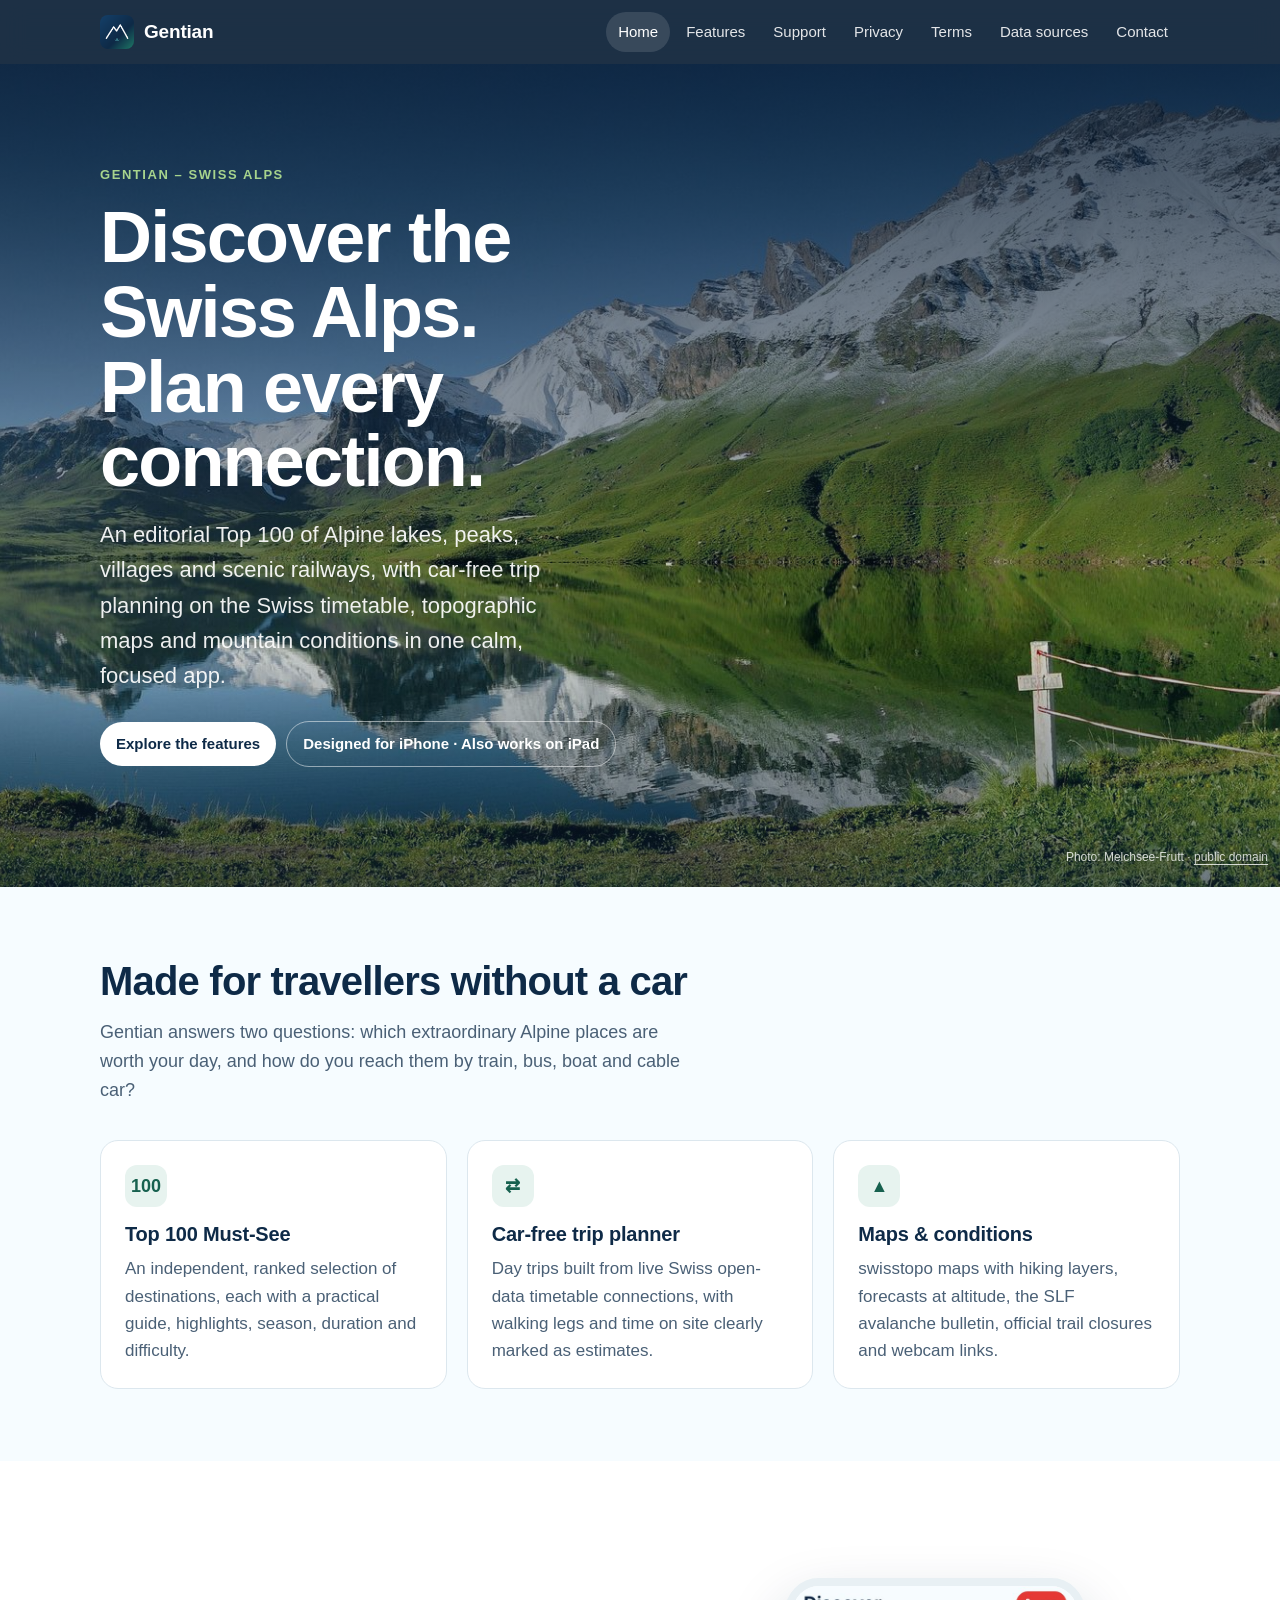
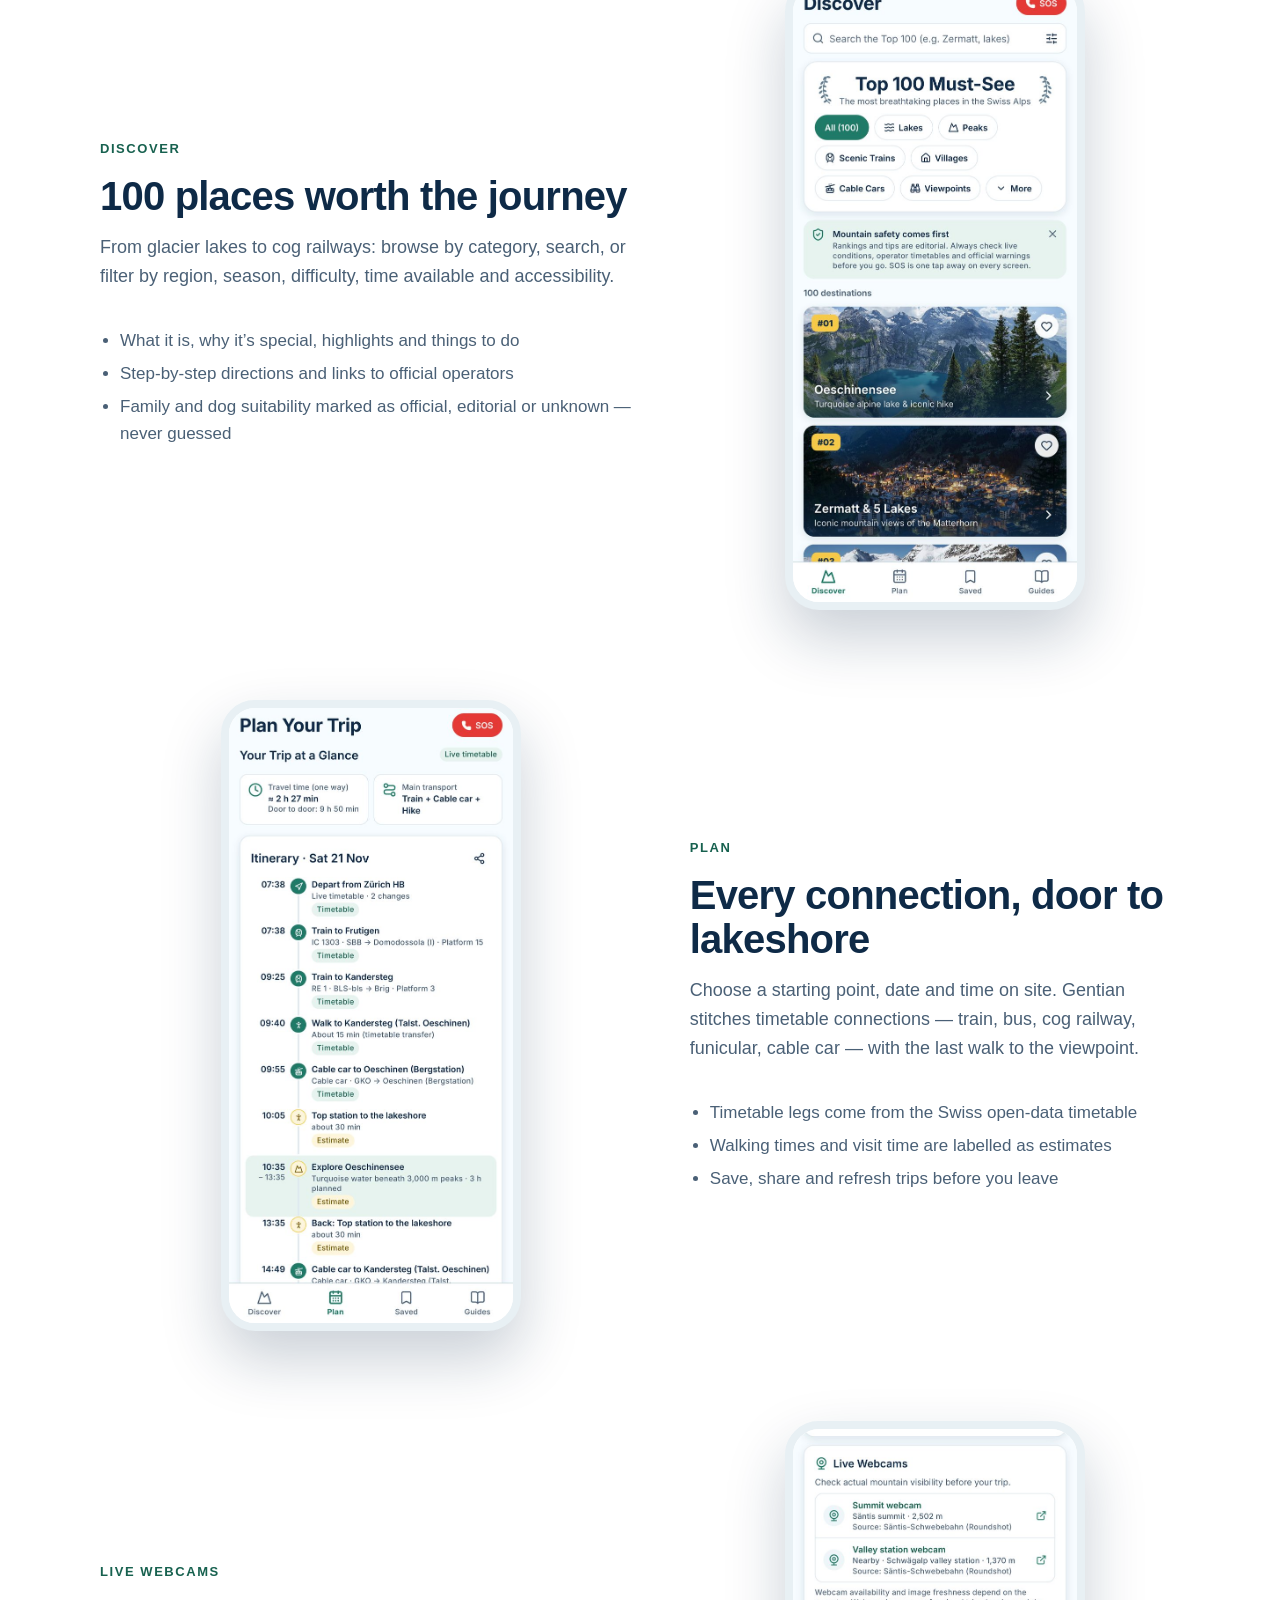
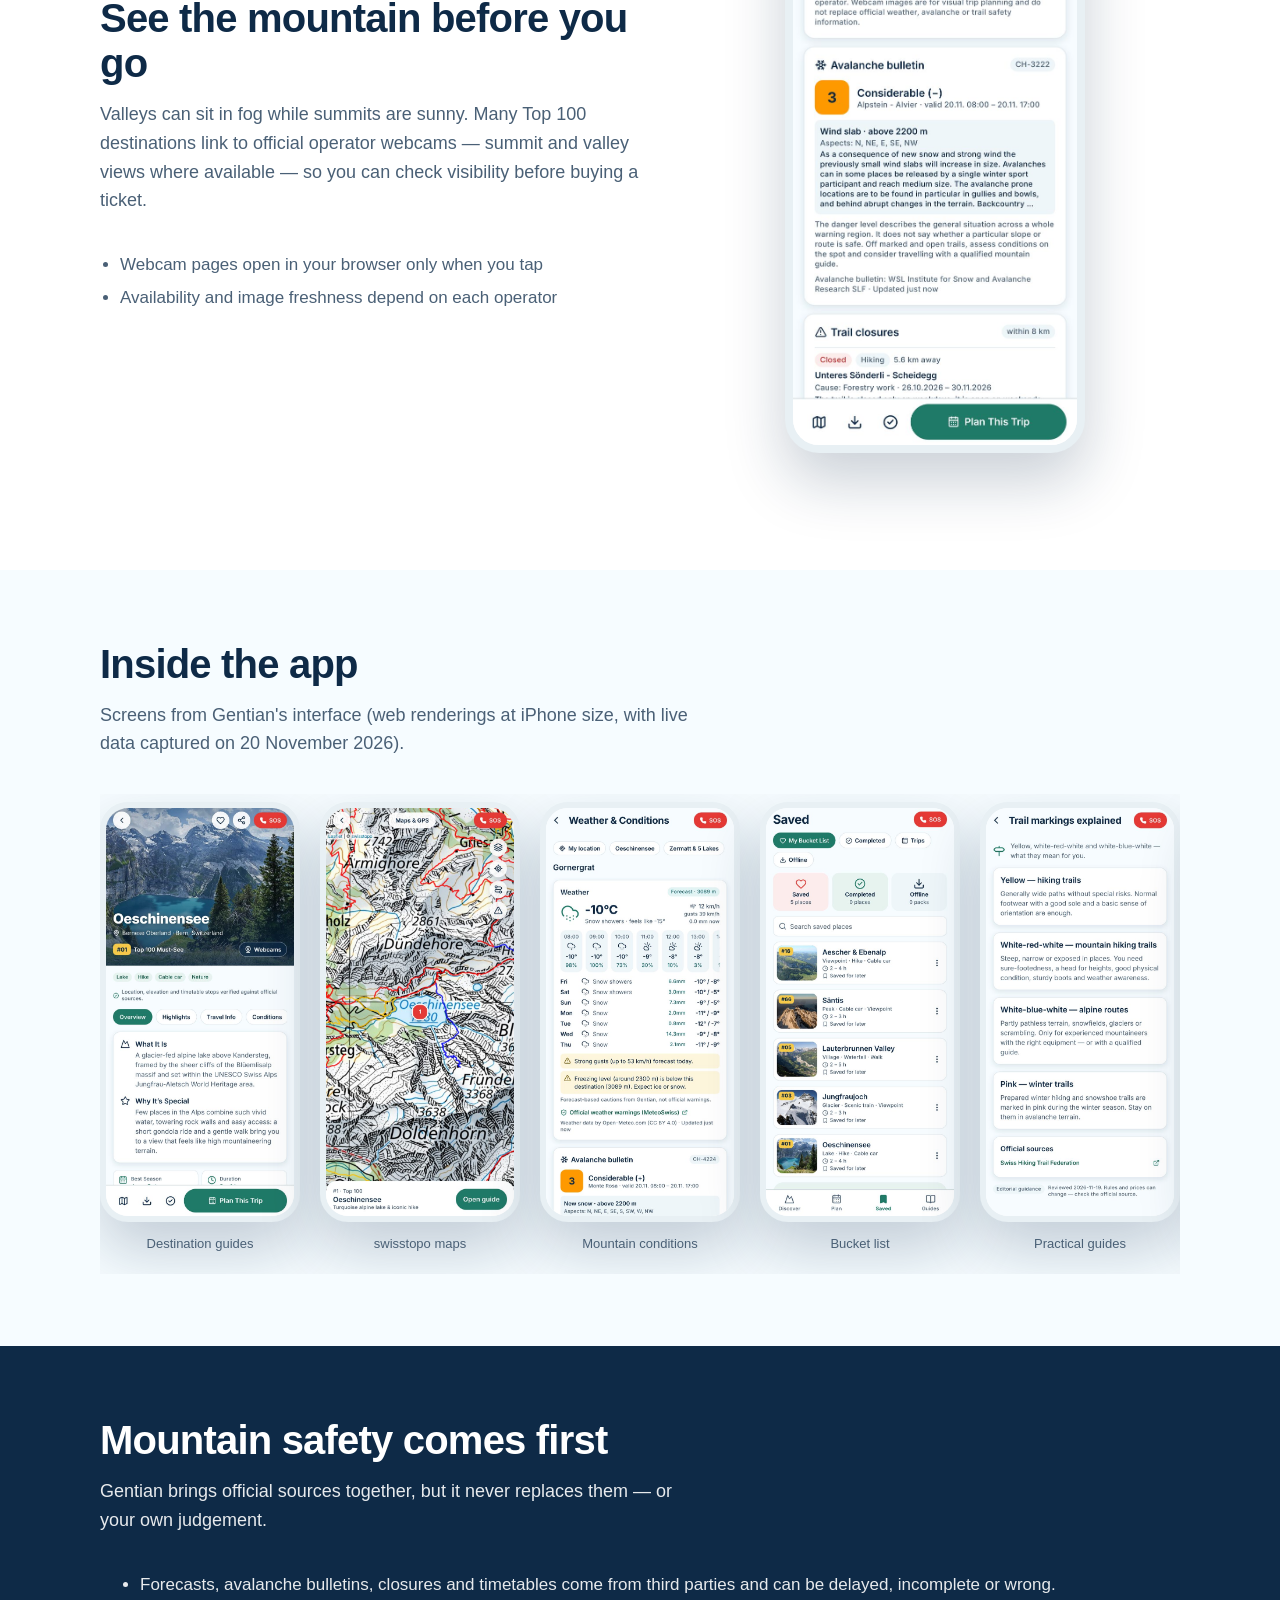
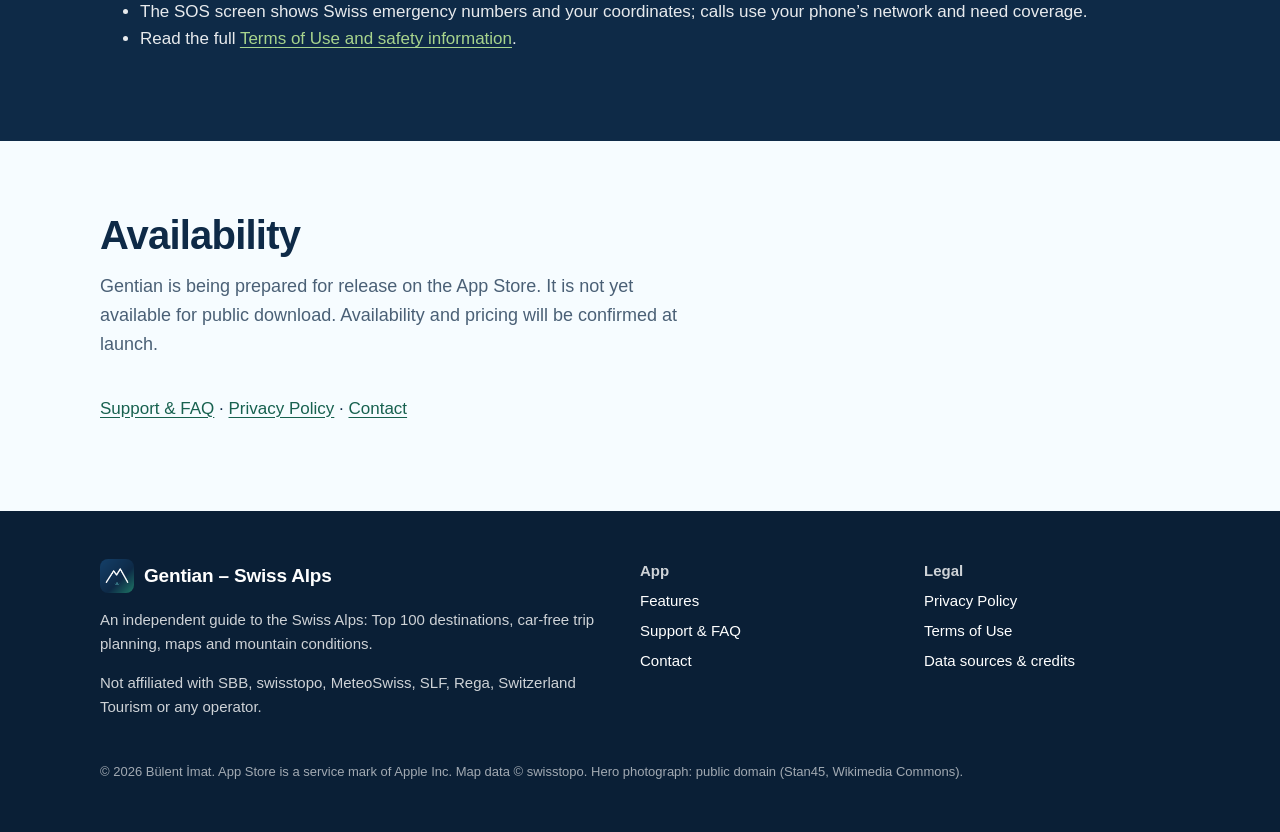
<file: index.html>
<!doctype html>
<html lang="en">
<head>
<meta charset="utf-8">
<meta name="viewport" content="width=device-width, initial-scale=1">
<title>Gentian – Swiss Alps</title>
<meta name="description" content="Gentian is an independent iPhone guide to the Swiss Alps: an editorial Top 100, car-free trip planning on the Swiss timetable, swisstopo maps, webcam links and mountain conditions.">
<link rel="canonical" href="https://bulentimat-ai.github.io/gentian-site/">
<meta name="theme-color" content="#0a1f36">
<meta name="referrer" content="strict-origin-when-cross-origin">
<meta property="og:type" content="website">
<meta property="og:site_name" content="Gentian – Swiss Alps">
<meta property="og:title" content="Gentian – Swiss Alps">
<meta property="og:description" content="Gentian is an independent iPhone guide to the Swiss Alps: an editorial Top 100, car-free trip planning on the Swiss timetable, swisstopo maps, webcam links and mountain conditions.">
<meta property="og:url" content="https://bulentimat-ai.github.io/gentian-site/">
<meta property="og:image" content="https://bulentimat-ai.github.io/gentian-site/assets/img/og-image.jpg">
<meta property="og:image:width" content="1200">
<meta property="og:image:height" content="630">
<meta property="og:image:alt" content="Gentian app icon over an Alpine lake panorama">
<meta name="twitter:card" content="summary_large_image">
<link rel="icon" type="image/png" sizes="32x32" href="assets/img/favicon-32.png">
<link rel="apple-touch-icon" href="assets/img/apple-touch-icon.png">
<link rel="stylesheet" href="assets/site.css">
</head>
<body>
<a class="skip" href="#main">Skip to content</a>
<header class="site-header">
  <div class="wrap">
    <a class="brand" href=""><img src="assets/img/icon-512.png" alt="" width="34" height="34">Gentian</a>
    <nav class="nav" aria-label="Main"><ul><li><a href="" aria-current="page">Home</a></li><li><a href="features/">Features</a></li><li><a href="support/">Support</a></li><li><a href="privacy/">Privacy</a></li><li><a href="terms/">Terms</a></li><li><a href="data-sources/">Data sources</a></li><li><a href="contact/">Contact</a></li></ul></nav>
    <details class="menu"><summary aria-label="Open menu">Menu</summary><ul><li><a href="" aria-current="page">Home</a></li><li><a href="features/">Features</a></li><li><a href="support/">Support</a></li><li><a href="privacy/">Privacy</a></li><li><a href="terms/">Terms</a></li><li><a href="data-sources/">Data sources</a></li><li><a href="contact/">Contact</a></li></ul></details>
  </div>
</header>
<main id="main">

<section class="hero" aria-labelledby="hero-title" style="padding:0">
  <picture>
    <img src="assets/img/hero-melchsee-frutt-2400.jpg" srcset="assets/img/hero-melchsee-frutt-1200.jpg 1200w, assets/img/hero-melchsee-frutt-2400.jpg 2400w" sizes="100vw" alt="Snow-dusted peaks reflected in a calm Alpine lake at Melchsee-Frutt, central Switzerland" width="2400" height="856" fetchpriority="high">
  </picture>
  <div class="wrap">
    <p class="eyebrow">Gentian – Swiss Alps</p>
    <h1 id="hero-title">Discover the Swiss Alps. Plan every connection.</h1>
    <p class="lead">An editorial Top 100 of Alpine lakes, peaks, villages and scenic railways, with car-free trip planning on the Swiss timetable, topographic maps and mountain conditions in one calm, focused app.</p>
    <div class="badge-row">
      <a class="pill light" href="features/">Explore the features</a>
      <span class="pill ghost">Designed for iPhone · Also works on iPad</span>
    </div>
  </div>
  <p class="photo-credit">Photo: Melchsee-Frutt · <a href="data-sources/#photos">public domain</a></p>
</section>

<section aria-labelledby="why">
  <div class="wrap">
    <h2 id="why">Made for travellers without a car</h2>
    <p class="section-lead">Gentian answers two questions: which extraordinary Alpine places are worth your day, and how do you reach them by train, bus, boat and cable car?</p>
    <div class="grid cols-3">
      <div class="card"><div class="icon-dot" aria-hidden="true">100</div><h3>Top 100 Must-See</h3><p>An independent, ranked selection of destinations, each with a practical guide, highlights, season, duration and difficulty.</p></div>
      <div class="card"><div class="icon-dot" aria-hidden="true">⇄</div><h3>Car-free trip planner</h3><p>Day trips built from live Swiss open-data timetable connections, with walking legs and time on site clearly marked as estimates.</p></div>
      <div class="card"><div class="icon-dot" aria-hidden="true">▲</div><h3>Maps &amp; conditions</h3><p>swisstopo maps with hiking layers, forecasts at altitude, the SLF avalanche bulletin, official trail closures and webcam links.</p></div>
    </div>
  </div>
</section>

<section class="alt" aria-labelledby="discover">
  <div class="wrap">
    <div class="feature">
      <div class="feature-text">
        <p class="eyebrow" style="color:var(--green-text)">Discover</p>
        <h2 id="discover">100 places worth the journey</h2>
        <p class="section-lead">From glacier lakes to cog railways: browse by category, search, or filter by region, season, difficulty, time available and accessibility.</p>
        <ul>
          <li>What it is, why it’s special, highlights and things to do</li>
          <li>Step-by-step directions and links to official operators</li>
          <li>Family and dog suitability marked as official, editorial or unknown — never guessed</li>
        </ul>
      </div>
      <figure><div class="phone"><img src="assets/img/screen-discover.jpg" alt="Gentian Discover screen showing the Top 100 Must-See list with Oeschinensee ranked first" width="645" height="1398" loading="lazy"></div></figure>
    </div>
    <div class="feature reverse">
      <div class="feature-text">
        <p class="eyebrow" style="color:var(--green-text)">Plan</p>
        <h2>Every connection, door to lakeshore</h2>
        <p class="section-lead">Choose a starting point, date and time on site. Gentian stitches timetable connections — train, bus, cog railway, funicular, cable car — with the last walk to the viewpoint.</p>
        <ul>
          <li>Timetable legs come from the Swiss open-data timetable</li>
          <li>Walking times and visit time are labelled as estimates</li>
          <li>Save, share and refresh trips before you leave</li>
        </ul>
      </div>
      <figure><div class="phone"><img src="assets/img/screen-planner.jpg" alt="Gentian trip planner itinerary from Zürich HB to Oeschinensee with train, cable car and walking legs" width="645" height="1398" loading="lazy"></div></figure>
    </div>
    <div class="feature">
      <div class="feature-text">
        <p class="eyebrow" style="color:var(--green-text)">Live webcams</p>
        <h2>See the mountain before you go</h2>
        <p class="section-lead">Valleys can sit in fog while summits are sunny. Many Top 100 destinations link to official operator webcams — summit and valley views where available — so you can check visibility before buying a ticket.</p>
        <ul>
          <li>Webcam pages open in your browser only when you tap</li>
          <li>Availability and image freshness depend on each operator</li>
        </ul>
      </div>
      <figure><div class="phone"><img src="assets/img/screen-webcams.jpg" alt="Live Webcams card for Säntis listing a summit webcam and a nearby valley station webcam" width="645" height="1398" loading="lazy"></div></figure>
    </div>
  </div>
</section>

<section aria-labelledby="gallery">
  <div class="wrap">
    <h2 id="gallery">Inside the app</h2>
    <p class="section-lead">Screens from Gentian's interface (web renderings at iPhone size, with live data captured on 20 November 2026).</p>
    <div class="shots" role="list">
      <figure role="listitem"><div class="phone"><img src="assets/img/screen-destination.jpg" alt="Destination guide for Oeschinensee" width="645" height="1398" loading="lazy"></div><figcaption>Destination guides</figcaption></figure>
      <figure role="listitem"><div class="phone"><img src="assets/img/screen-maps.jpg" alt="swisstopo topographic map around Oeschinensee with hiking trails" width="645" height="1398" loading="lazy"></div><figcaption>swisstopo maps</figcaption></figure>
      <figure role="listitem"><div class="phone"><img src="assets/img/screen-conditions.jpg" alt="Weather and conditions at Gornergrat with forecast-based cautions" width="645" height="1398" loading="lazy"></div><figcaption>Mountain conditions</figcaption></figure>
      <figure role="listitem"><div class="phone"><img src="assets/img/screen-saved.jpg" alt="Saved bucket list with five destinations" width="645" height="1398" loading="lazy"></div><figcaption>Bucket list</figcaption></figure>
      <figure role="listitem"><div class="phone"><img src="assets/img/screen-guides.jpg" alt="Guide explaining Swiss trail markings" width="645" height="1398" loading="lazy"></div><figcaption>Practical guides</figcaption></figure>
      <figure role="listitem"><div class="phone"><img src="assets/img/screen-sos.jpg" alt="Emergency screen with 112 and Rega 1414 buttons and coordinates" width="645" height="1398" loading="lazy"></div><figcaption>SOS</figcaption></figure>
    </div>
  </div>
</section>

<section class="safety" aria-labelledby="safety">
  <div class="wrap">
    <h2 id="safety">Mountain safety comes first</h2>
    <p class="section-lead" style="color:rgba(255,255,255,.9)">Gentian brings official sources together, but it never replaces them — or your own judgement.</p>
    <ul>
      <li>Forecasts, avalanche bulletins, closures and timetables come from third parties and can be delayed, incomplete or wrong.</li>
      <li>The SOS screen shows Swiss emergency numbers and your coordinates; calls use your phone’s network and need coverage.</li>
      <li>Read the full <a href="terms/">Terms of Use and safety information</a>.</li>
    </ul>
  </div>
</section>

<section aria-labelledby="availability">
  <div class="wrap">
    <h2 id="availability">Availability</h2>
    <p class="section-lead">Gentian is being prepared for release on the App Store. It is not yet available for public download. Availability and pricing will be confirmed at launch.</p>
    <p><a href="support/">Support &amp; FAQ</a> · <a href="privacy/">Privacy Policy</a> · <a href="contact/">Contact</a></p>
  </div>
</section>

</main>
<footer class="site-footer">
  <div class="wrap">
    <div class="cols">
      <div>
        <a class="brand" href=""><img src="assets/img/icon-512.png" alt="" width="34" height="34">Gentian – Swiss Alps</a>
        <p>An independent guide to the Swiss Alps: Top 100 destinations, car-free trip planning, maps and mountain conditions.</p>
        <p>Not affiliated with SBB, swisstopo, MeteoSwiss, SLF, Rega, Switzerland Tourism or any operator.</p>
      </div>
      <div><strong>App</strong><ul>
        <li><a href="features/">Features</a></li>
        <li><a href="support/">Support &amp; FAQ</a></li>
        <li><a href="contact/">Contact</a></li>
      </ul></div>
      <div><strong>Legal</strong><ul>
        <li><a href="privacy/">Privacy Policy</a></li>
        <li><a href="terms/">Terms of Use</a></li>
        <li><a href="data-sources/">Data sources &amp; credits</a></li>
      </ul></div>
    </div>
    <p class="small">© 2026 Bülent İmat. App Store is a service mark of Apple Inc. Map data © swisstopo. Hero photograph: public domain (Stan45, Wikimedia Commons).</p>
  </div>
</footer>
</body>
</html>
</file>
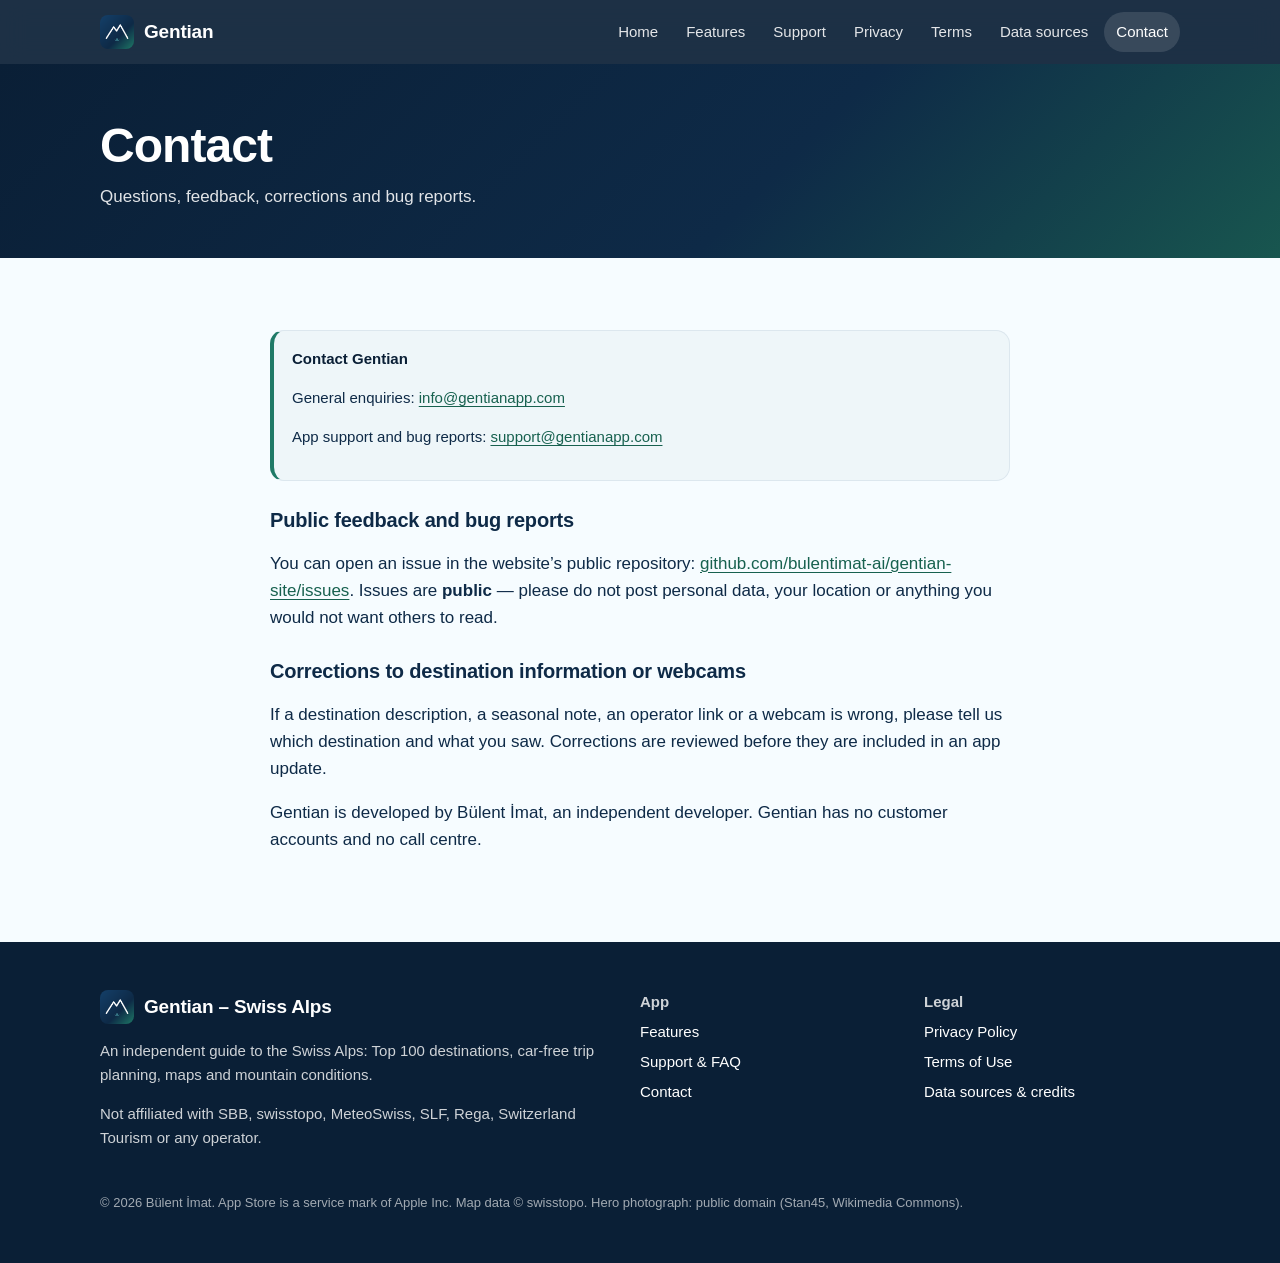
<file: contact/index.html>
<!doctype html>
<html lang="en">
<head>
<meta charset="utf-8">
<meta name="viewport" content="width=device-width, initial-scale=1">
<title>Contact · Gentian – Swiss Alps</title>
<meta name="description" content="How to contact the Gentian developer with questions, corrections and bug reports.">
<link rel="canonical" href="https://bulentimat-ai.github.io/gentian-site/contact/">
<meta name="theme-color" content="#0a1f36">
<meta name="referrer" content="strict-origin-when-cross-origin">
<meta property="og:type" content="website">
<meta property="og:site_name" content="Gentian – Swiss Alps">
<meta property="og:title" content="Contact · Gentian – Swiss Alps">
<meta property="og:description" content="How to contact the Gentian developer with questions, corrections and bug reports.">
<meta property="og:url" content="https://bulentimat-ai.github.io/gentian-site/contact/">
<meta property="og:image" content="https://bulentimat-ai.github.io/gentian-site/assets/img/og-image.jpg">
<meta property="og:image:width" content="1200">
<meta property="og:image:height" content="630">
<meta property="og:image:alt" content="Gentian app icon over an Alpine lake panorama">
<meta name="twitter:card" content="summary_large_image">
<link rel="icon" type="image/png" sizes="32x32" href="../assets/img/favicon-32.png">
<link rel="apple-touch-icon" href="../assets/img/apple-touch-icon.png">
<link rel="stylesheet" href="../assets/site.css">
</head>
<body>
<a class="skip" href="#main">Skip to content</a>
<header class="site-header">
  <div class="wrap">
    <a class="brand" href="../"><img src="../assets/img/icon-512.png" alt="" width="34" height="34">Gentian</a>
    <nav class="nav" aria-label="Main"><ul><li><a href="../">Home</a></li><li><a href="../features/">Features</a></li><li><a href="../support/">Support</a></li><li><a href="../privacy/">Privacy</a></li><li><a href="../terms/">Terms</a></li><li><a href="../data-sources/">Data sources</a></li><li><a href="../contact/" aria-current="page">Contact</a></li></ul></nav>
    <details class="menu"><summary aria-label="Open menu">Menu</summary><ul><li><a href="../">Home</a></li><li><a href="../features/">Features</a></li><li><a href="../support/">Support</a></li><li><a href="../privacy/">Privacy</a></li><li><a href="../terms/">Terms</a></li><li><a href="../data-sources/">Data sources</a></li><li><a href="../contact/" aria-current="page">Contact</a></li></ul></details>
  </div>
</header>
<main id="main">
<div class="page-head"><div class="wrap"><h1>Contact</h1><p>Questions, feedback, corrections and bug reports.</p></div></div>
<section><div class="wrap doc">
<div class="note"><strong>Contact Gentian</strong><p>General enquiries: <a href="mailto:info@gentianapp.com">info@gentianapp.com</a></p><p>App support and bug reports: <a href="mailto:support@gentianapp.com">support@gentianapp.com</a></p></div>
<h3>Public feedback and bug reports</h3>
<p>You can open an issue in the website’s public repository:
<a href="https://github.com/bulentimat-ai/gentian-site/issues">github.com/bulentimat-ai/gentian-site/issues</a>. Issues are <strong>public</strong>
— please do not post personal data, your location or anything you would not want others to read.</p>
<h3>Corrections to destination information or webcams</h3>
<p>If a destination description, a seasonal note, an operator link or a webcam is wrong, please tell us which destination and what you saw. Corrections are reviewed before they are included in an app update.</p>
<p>Gentian is developed by Bülent İmat, an independent developer. Gentian has no customer accounts and no call centre.</p>
</div></section>
</main>
<footer class="site-footer">
  <div class="wrap">
    <div class="cols">
      <div>
        <a class="brand" href="../"><img src="../assets/img/icon-512.png" alt="" width="34" height="34">Gentian – Swiss Alps</a>
        <p>An independent guide to the Swiss Alps: Top 100 destinations, car-free trip planning, maps and mountain conditions.</p>
        <p>Not affiliated with SBB, swisstopo, MeteoSwiss, SLF, Rega, Switzerland Tourism or any operator.</p>
      </div>
      <div><strong>App</strong><ul>
        <li><a href="../features/">Features</a></li>
        <li><a href="../support/">Support &amp; FAQ</a></li>
        <li><a href="../contact/">Contact</a></li>
      </ul></div>
      <div><strong>Legal</strong><ul>
        <li><a href="../privacy/">Privacy Policy</a></li>
        <li><a href="../terms/">Terms of Use</a></li>
        <li><a href="../data-sources/">Data sources &amp; credits</a></li>
      </ul></div>
    </div>
    <p class="small">© 2026 Bülent İmat. App Store is a service mark of Apple Inc. Map data © swisstopo. Hero photograph: public domain (Stan45, Wikimedia Commons).</p>
  </div>
</footer>
</body>
</html>
</file>
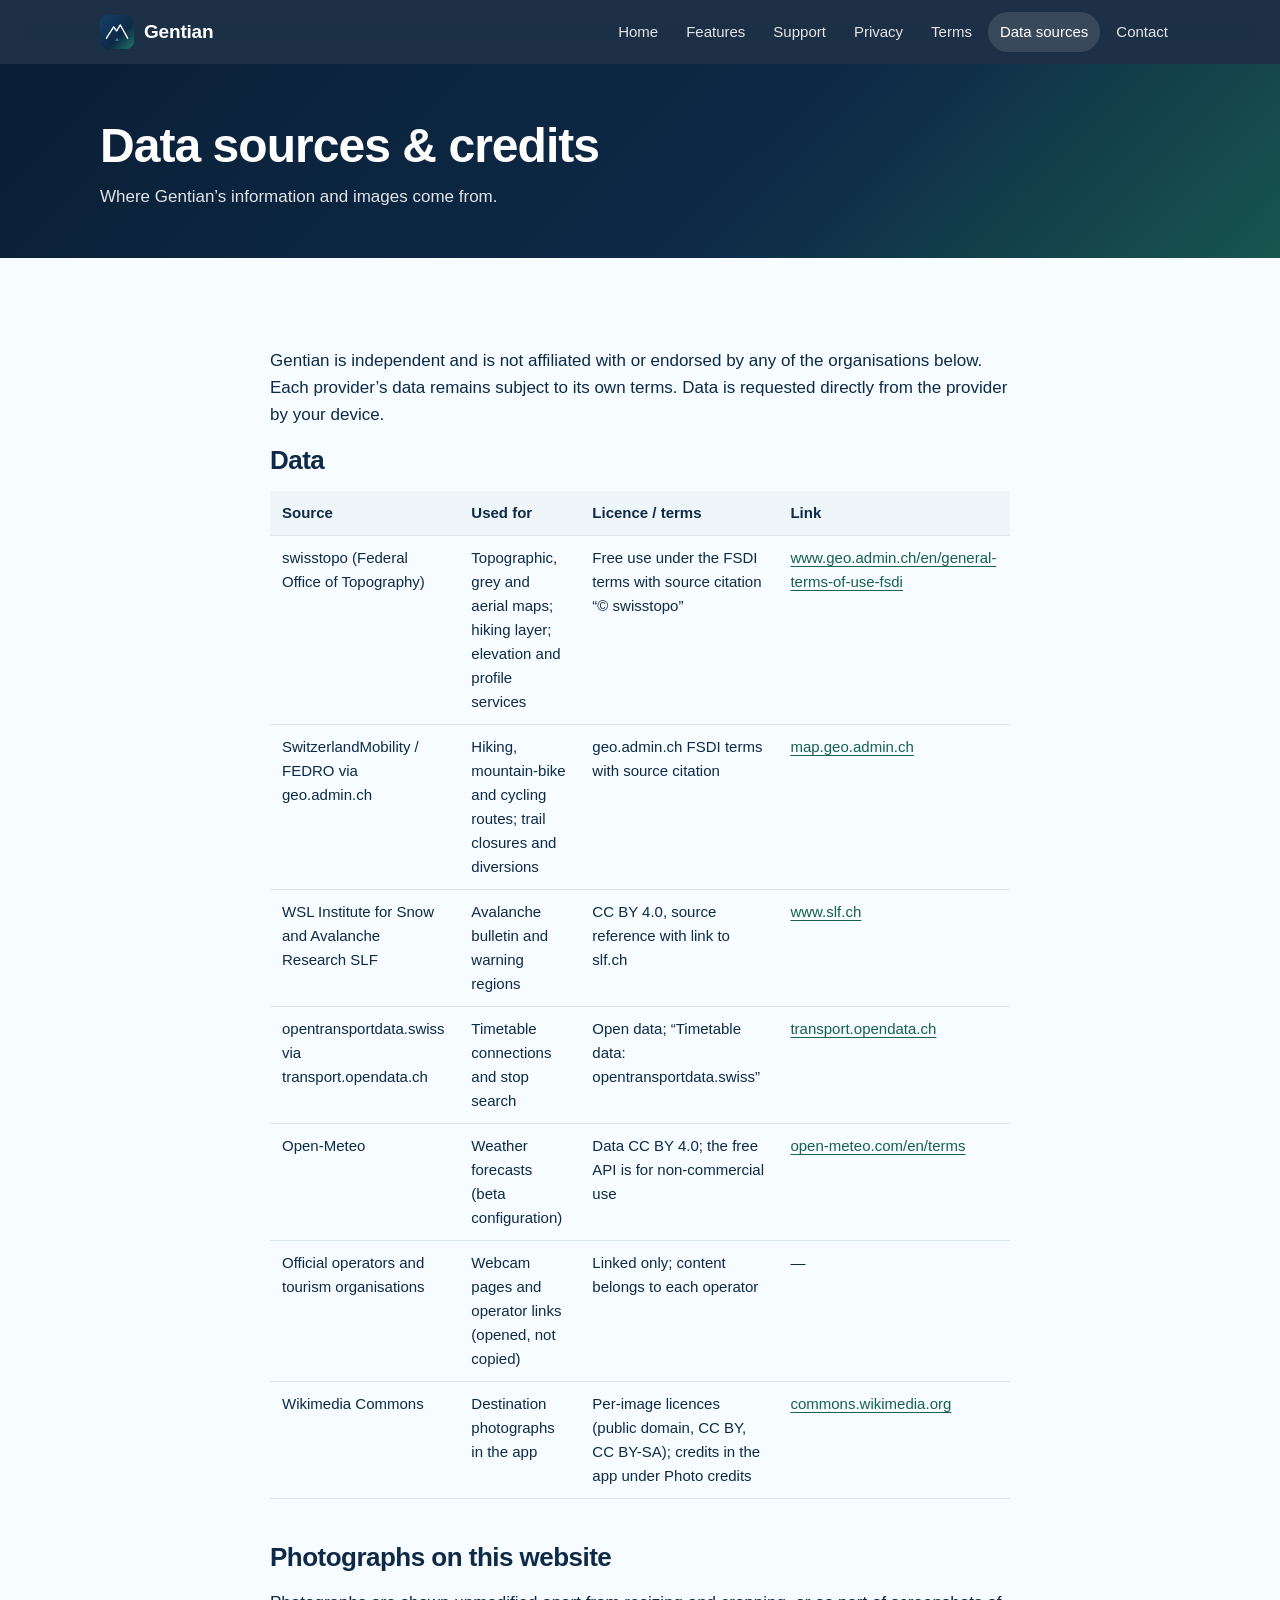
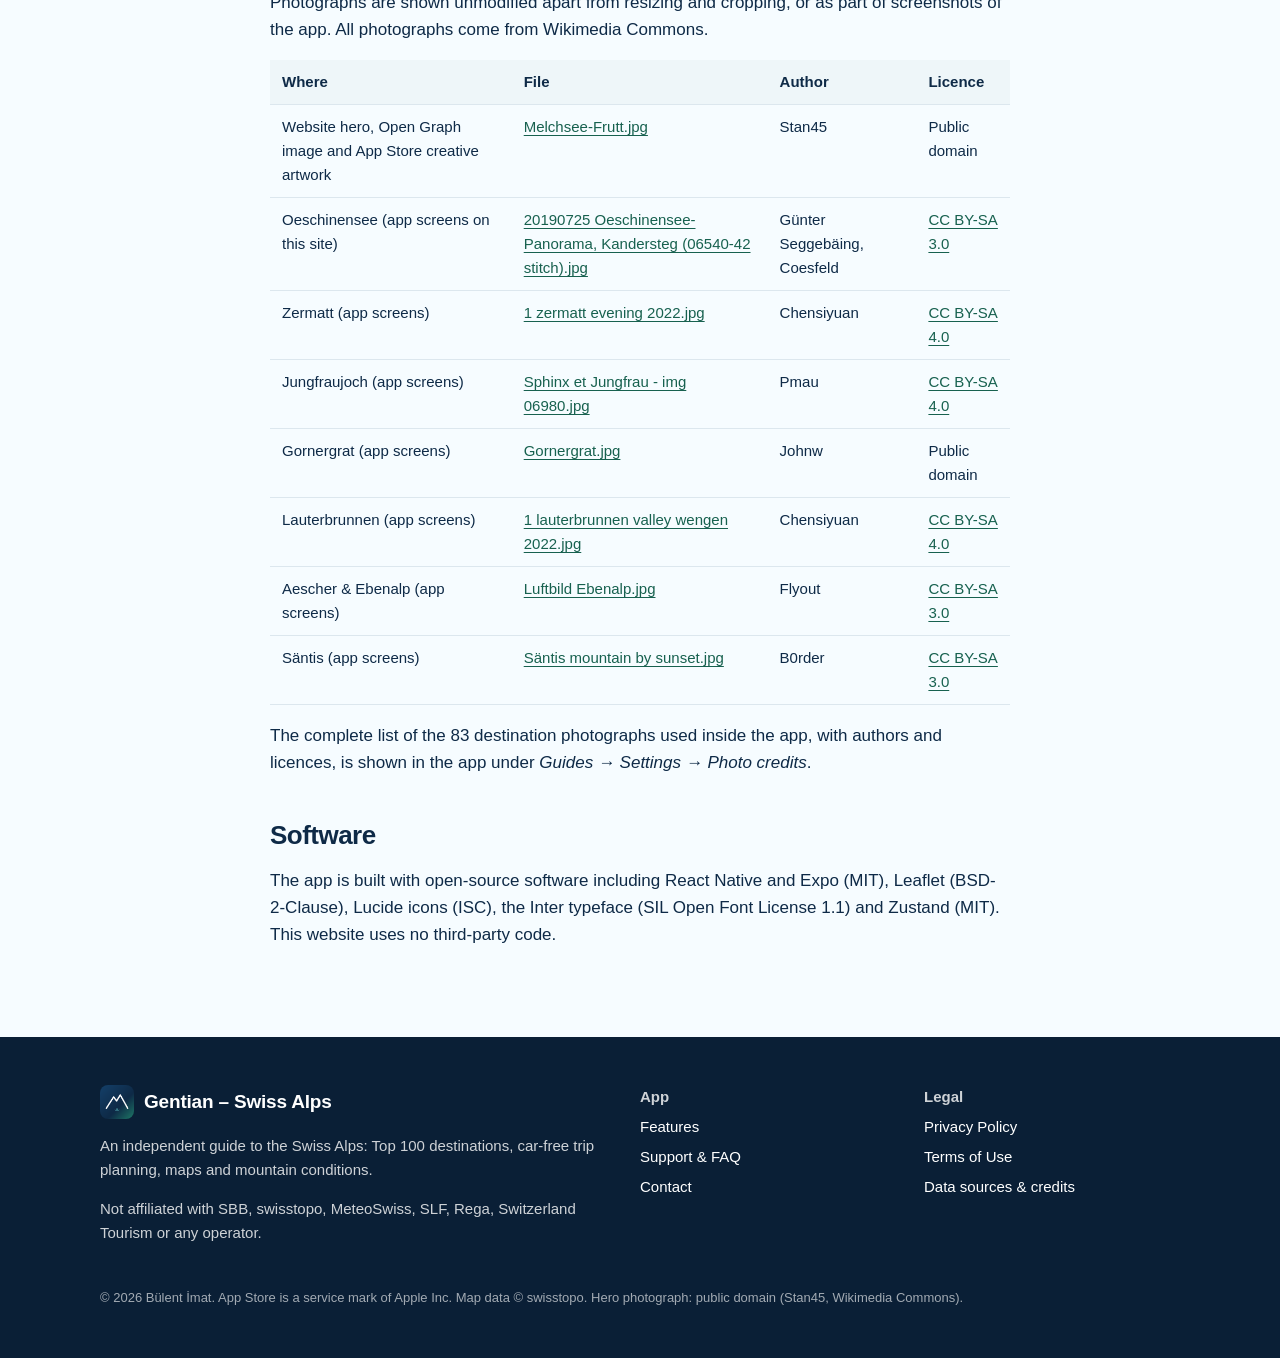
<file: data-sources/index.html>
<!doctype html>
<html lang="en">
<head>
<meta charset="utf-8">
<meta name="viewport" content="width=device-width, initial-scale=1">
<title>Data sources &amp; credits · Gentian – Swiss Alps</title>
<meta name="description" content="Data providers, licences and photo credits for Gentian – Swiss Alps.">
<link rel="canonical" href="https://bulentimat-ai.github.io/gentian-site/data-sources/">
<meta name="theme-color" content="#0a1f36">
<meta name="referrer" content="strict-origin-when-cross-origin">
<meta property="og:type" content="website">
<meta property="og:site_name" content="Gentian – Swiss Alps">
<meta property="og:title" content="Data sources &amp; credits · Gentian – Swiss Alps">
<meta property="og:description" content="Data providers, licences and photo credits for Gentian – Swiss Alps.">
<meta property="og:url" content="https://bulentimat-ai.github.io/gentian-site/data-sources/">
<meta property="og:image" content="https://bulentimat-ai.github.io/gentian-site/assets/img/og-image.jpg">
<meta property="og:image:width" content="1200">
<meta property="og:image:height" content="630">
<meta property="og:image:alt" content="Gentian app icon over an Alpine lake panorama">
<meta name="twitter:card" content="summary_large_image">
<link rel="icon" type="image/png" sizes="32x32" href="../assets/img/favicon-32.png">
<link rel="apple-touch-icon" href="../assets/img/apple-touch-icon.png">
<link rel="stylesheet" href="../assets/site.css">
</head>
<body>
<a class="skip" href="#main">Skip to content</a>
<header class="site-header">
  <div class="wrap">
    <a class="brand" href="../"><img src="../assets/img/icon-512.png" alt="" width="34" height="34">Gentian</a>
    <nav class="nav" aria-label="Main"><ul><li><a href="../">Home</a></li><li><a href="../features/">Features</a></li><li><a href="../support/">Support</a></li><li><a href="../privacy/">Privacy</a></li><li><a href="../terms/">Terms</a></li><li><a href="../data-sources/" aria-current="page">Data sources</a></li><li><a href="../contact/">Contact</a></li></ul></nav>
    <details class="menu"><summary aria-label="Open menu">Menu</summary><ul><li><a href="../">Home</a></li><li><a href="../features/">Features</a></li><li><a href="../support/">Support</a></li><li><a href="../privacy/">Privacy</a></li><li><a href="../terms/">Terms</a></li><li><a href="../data-sources/" aria-current="page">Data sources</a></li><li><a href="../contact/">Contact</a></li></ul></details>
  </div>
</header>
<main id="main">
<div class="page-head"><div class="wrap"><h1>Data sources &amp; credits</h1><p>Where Gentian’s information and images come from.</p></div></div>
<section><div class="wrap doc">
<p>Gentian is independent and is not affiliated with or endorsed by any of the organisations below. Each provider’s data
remains subject to its own terms. Data is requested directly from the provider by your device.</p>
<h2 style="margin-top:0">Data</h2>
<table><thead><tr><th>Source</th><th>Used for</th><th>Licence / terms</th><th>Link</th></tr></thead><tbody><tr><td>swisstopo (Federal Office of Topography)</td><td>Topographic, grey and aerial maps; hiking layer; elevation and profile services</td><td>Free use under the FSDI terms with source citation “© swisstopo”</td><td><a href="https://www.geo.admin.ch/en/general-terms-of-use-fsdi">www.geo.admin.ch/en/general-terms-of-use-fsdi</a></td></tr><tr><td>SwitzerlandMobility / FEDRO via geo.admin.ch</td><td>Hiking, mountain-bike and cycling routes; trail closures and diversions</td><td>geo.admin.ch FSDI terms with source citation</td><td><a href="https://map.geo.admin.ch">map.geo.admin.ch</a></td></tr><tr><td>WSL Institute for Snow and Avalanche Research SLF</td><td>Avalanche bulletin and warning regions</td><td>CC BY 4.0, source reference with link to slf.ch</td><td><a href="https://www.slf.ch">www.slf.ch</a></td></tr><tr><td>opentransportdata.swiss via transport.opendata.ch</td><td>Timetable connections and stop search</td><td>Open data; “Timetable data: opentransportdata.swiss”</td><td><a href="https://transport.opendata.ch">transport.opendata.ch</a></td></tr><tr><td>Open-Meteo</td><td>Weather forecasts (beta configuration)</td><td>Data CC BY 4.0; the free API is for non-commercial use</td><td><a href="https://open-meteo.com/en/terms">open-meteo.com/en/terms</a></td></tr><tr><td>Official operators and tourism organisations</td><td>Webcam pages and operator links (opened, not copied)</td><td>Linked only; content belongs to each operator</td><td>—</td></tr><tr><td>Wikimedia Commons</td><td>Destination photographs in the app</td><td>Per-image licences (public domain, CC BY, CC BY-SA); credits in the app under Photo credits</td><td><a href="https://commons.wikimedia.org">commons.wikimedia.org</a></td></tr></tbody></table>
<h2 id="photos">Photographs on this website</h2>
<p>Photographs are shown unmodified apart from resizing and cropping, or as part of screenshots of the app. All
photographs come from Wikimedia Commons.</p>
<table><thead><tr><th>Where</th><th>File</th><th>Author</th><th>Licence</th></tr></thead><tbody><tr><td>Website hero, Open Graph image and App Store creative artwork</td><td><a href="https://commons.wikimedia.org/wiki/File:Melchsee-Frutt.jpg">Melchsee-Frutt.jpg</a></td><td>Stan45</td><td>Public domain</td></tr><tr><td>Oeschinensee (app screens on this site)</td><td><a href="https://commons.wikimedia.org/wiki/File:20190725_Oeschinensee-Panorama%2C_Kandersteg_(06540-42_stitch).jpg">20190725 Oeschinensee-Panorama, Kandersteg (06540-42 stitch).jpg</a></td><td>Günter Seggebäing, Coesfeld</td><td><a href="https://creativecommons.org/licenses/by-sa/3.0/">CC BY-SA 3.0</a></td></tr><tr><td>Zermatt (app screens)</td><td><a href="https://commons.wikimedia.org/wiki/File:1_zermatt_evening_2022.jpg">1 zermatt evening 2022.jpg</a></td><td>Chensiyuan</td><td><a href="https://creativecommons.org/licenses/by-sa/4.0/">CC BY-SA 4.0</a></td></tr><tr><td>Jungfraujoch (app screens)</td><td><a href="https://commons.wikimedia.org/wiki/File:Sphinx_et_Jungfrau_-_img_06980.jpg">Sphinx et Jungfrau - img 06980.jpg</a></td><td>Pmau</td><td><a href="https://creativecommons.org/licenses/by-sa/4.0/">CC BY-SA 4.0</a></td></tr><tr><td>Gornergrat (app screens)</td><td><a href="https://commons.wikimedia.org/wiki/File:Gornergrat.jpg">Gornergrat.jpg</a></td><td>Johnw</td><td>Public domain</td></tr><tr><td>Lauterbrunnen (app screens)</td><td><a href="https://commons.wikimedia.org/wiki/File:1_lauterbrunnen_valley_wengen_2022.jpg">1 lauterbrunnen valley wengen 2022.jpg</a></td><td>Chensiyuan</td><td><a href="https://creativecommons.org/licenses/by-sa/4.0/">CC BY-SA 4.0</a></td></tr><tr><td>Aescher &amp; Ebenalp (app screens)</td><td><a href="https://commons.wikimedia.org/wiki/File:Luftbild_Ebenalp.jpg">Luftbild Ebenalp.jpg</a></td><td>Flyout</td><td><a href="https://creativecommons.org/licenses/by-sa/3.0/">CC BY-SA 3.0</a></td></tr><tr><td>Säntis (app screens)</td><td><a href="https://commons.wikimedia.org/wiki/File:S%C3%A4ntis_mountain_by_sunset.jpg">Säntis mountain by sunset.jpg</a></td><td>B0rder</td><td><a href="https://creativecommons.org/licenses/by-sa/3.0/">CC BY-SA 3.0</a></td></tr></tbody></table>
<p>The complete list of the 83 destination photographs used inside the app, with authors and licences, is shown in the
app under <em>Guides → Settings → Photo credits</em>.</p>
<h2>Software</h2>
<p>The app is built with open-source software including React Native and Expo (MIT), Leaflet (BSD-2-Clause), Lucide
icons (ISC), the Inter typeface (SIL Open Font License 1.1) and Zustand (MIT). This website uses no third-party code.</p>
</div></section>
</main>
<footer class="site-footer">
  <div class="wrap">
    <div class="cols">
      <div>
        <a class="brand" href="../"><img src="../assets/img/icon-512.png" alt="" width="34" height="34">Gentian – Swiss Alps</a>
        <p>An independent guide to the Swiss Alps: Top 100 destinations, car-free trip planning, maps and mountain conditions.</p>
        <p>Not affiliated with SBB, swisstopo, MeteoSwiss, SLF, Rega, Switzerland Tourism or any operator.</p>
      </div>
      <div><strong>App</strong><ul>
        <li><a href="../features/">Features</a></li>
        <li><a href="../support/">Support &amp; FAQ</a></li>
        <li><a href="../contact/">Contact</a></li>
      </ul></div>
      <div><strong>Legal</strong><ul>
        <li><a href="../privacy/">Privacy Policy</a></li>
        <li><a href="../terms/">Terms of Use</a></li>
        <li><a href="../data-sources/">Data sources &amp; credits</a></li>
      </ul></div>
    </div>
    <p class="small">© 2026 Bülent İmat. App Store is a service mark of Apple Inc. Map data © swisstopo. Hero photograph: public domain (Stan45, Wikimedia Commons).</p>
  </div>
</footer>
</body>
</html>
</file>
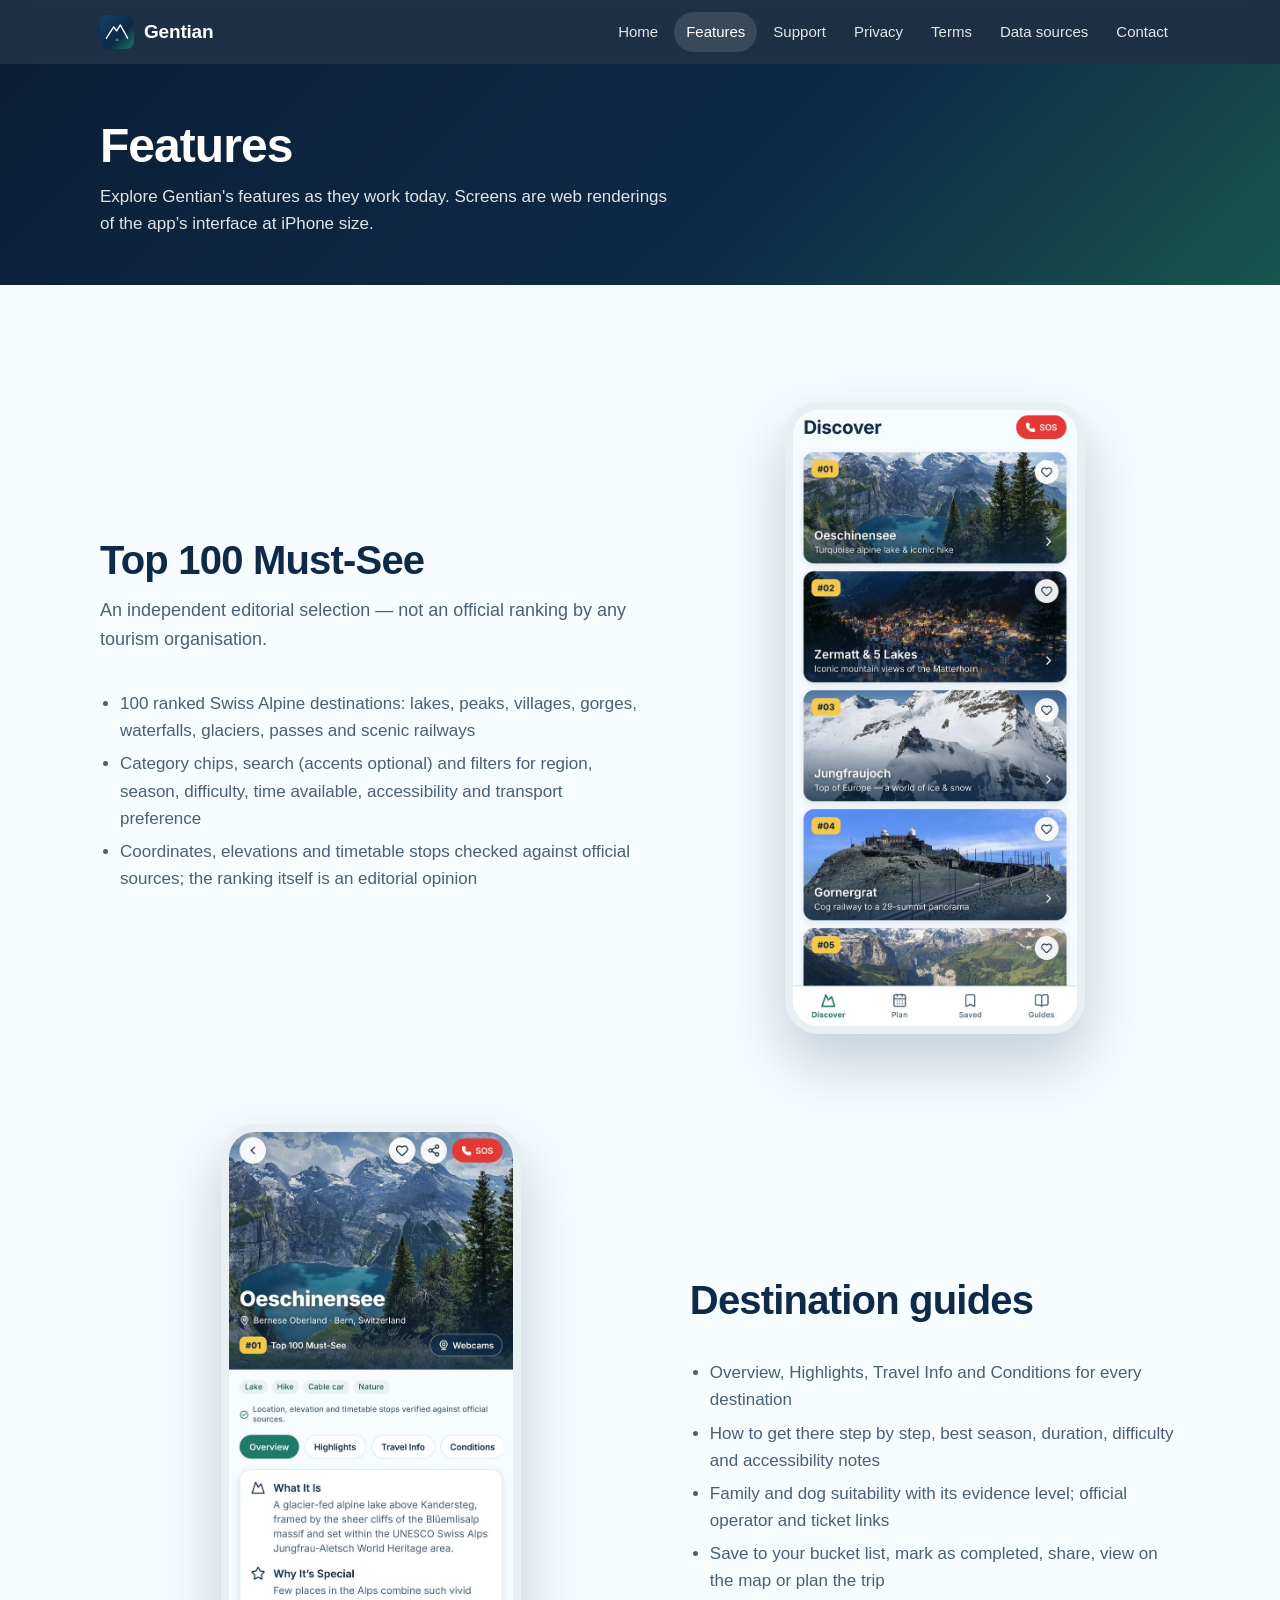
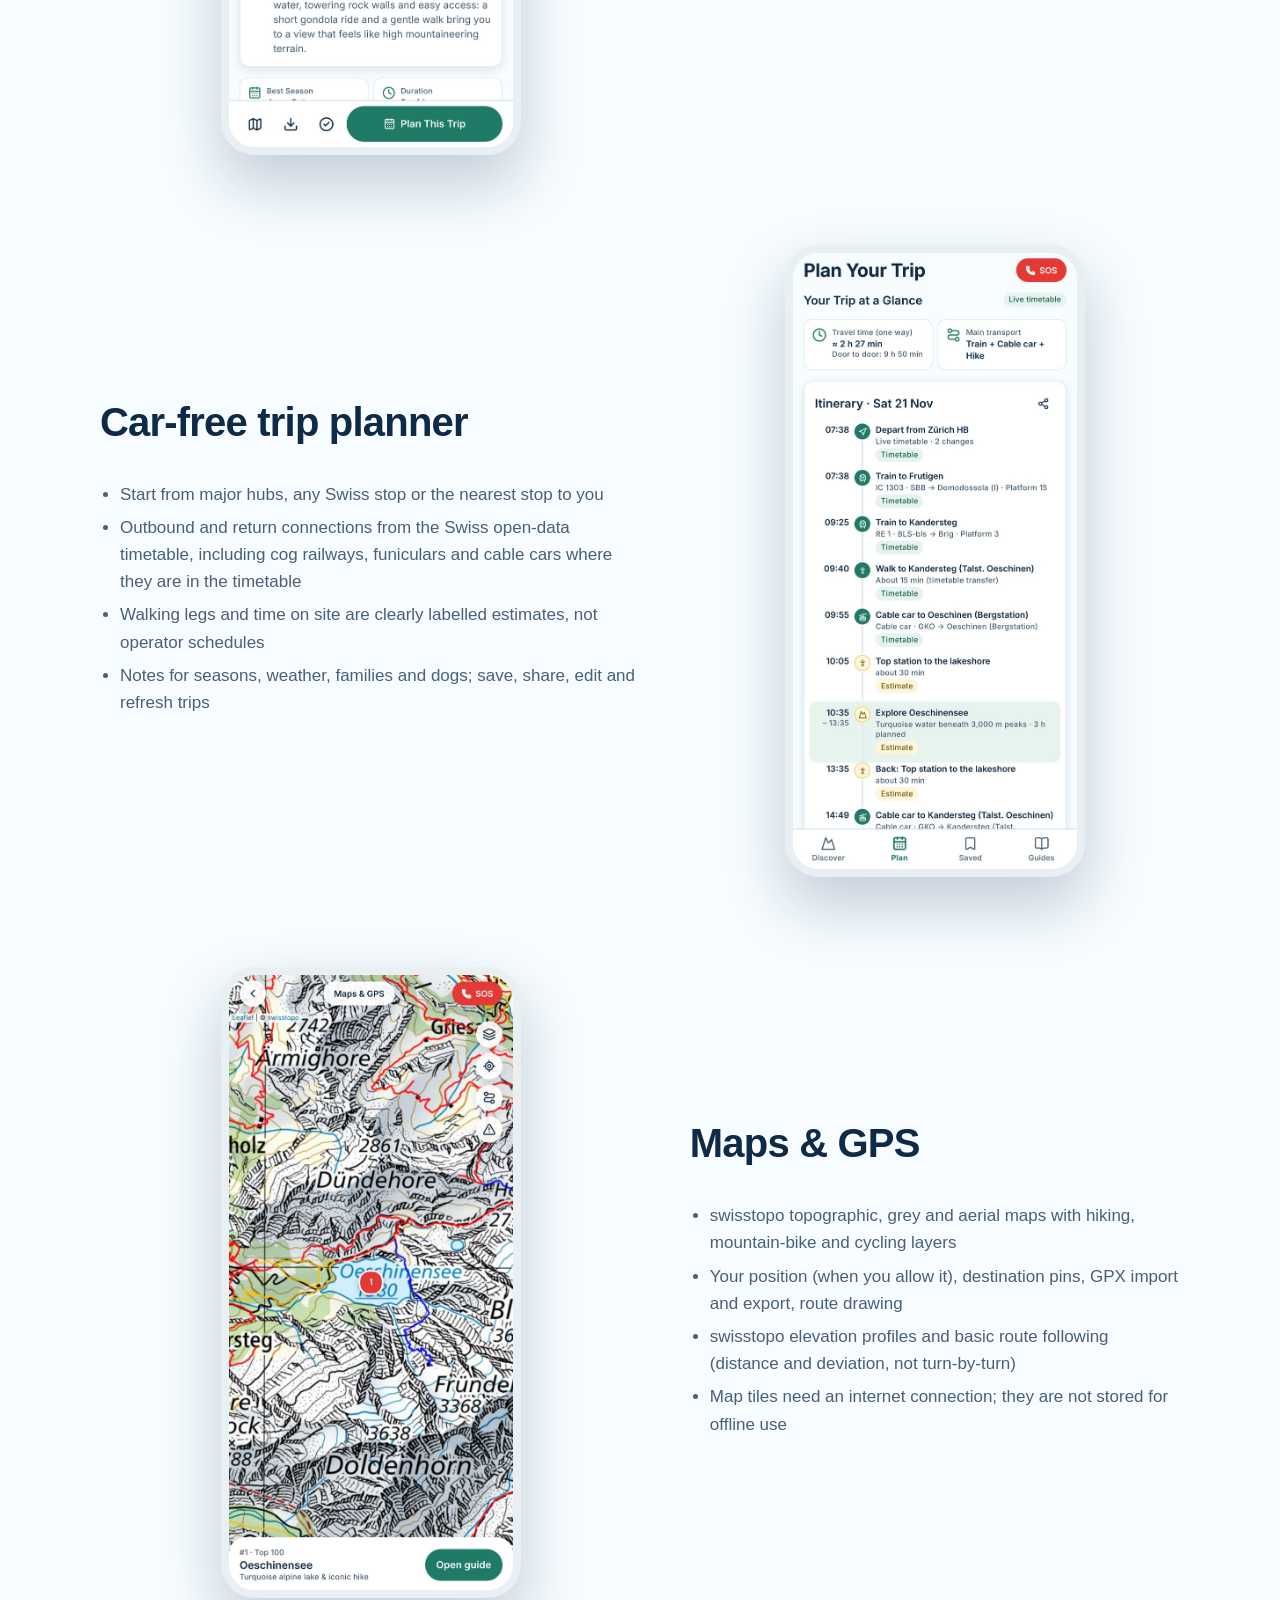
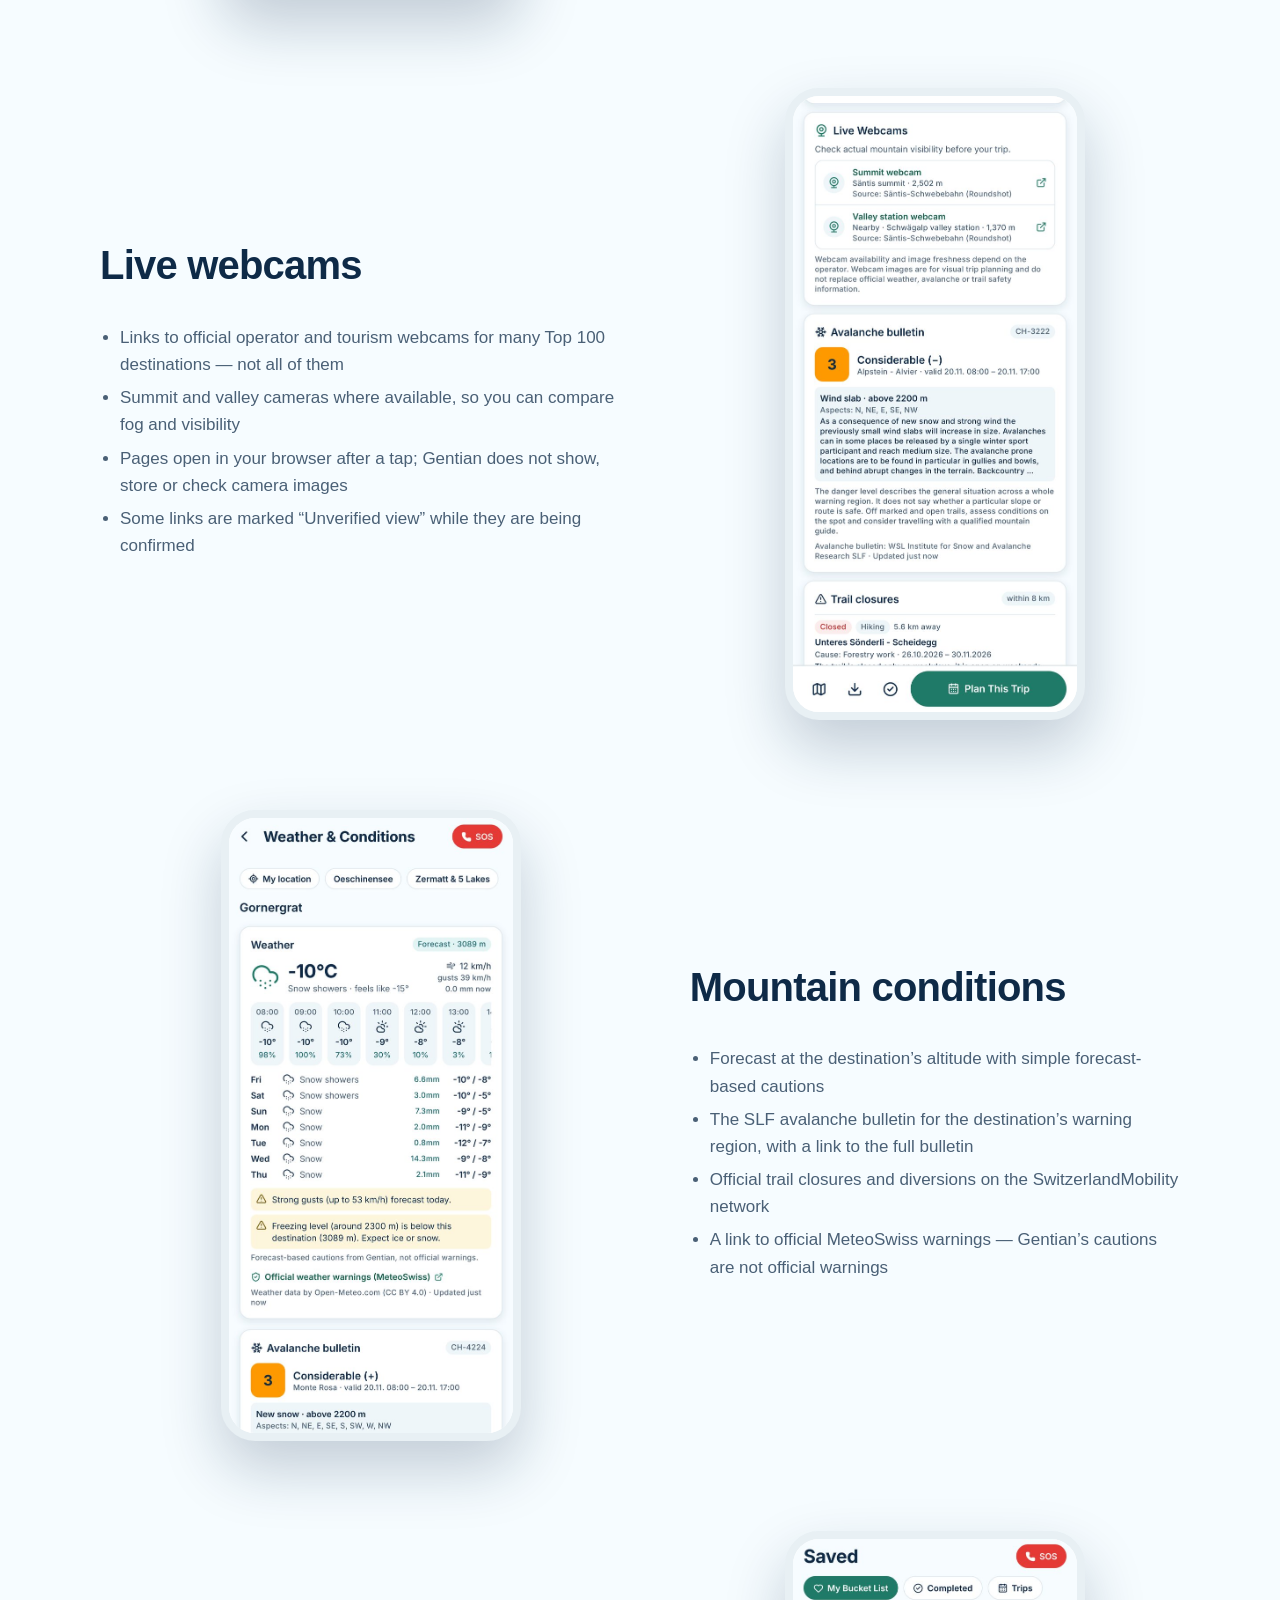
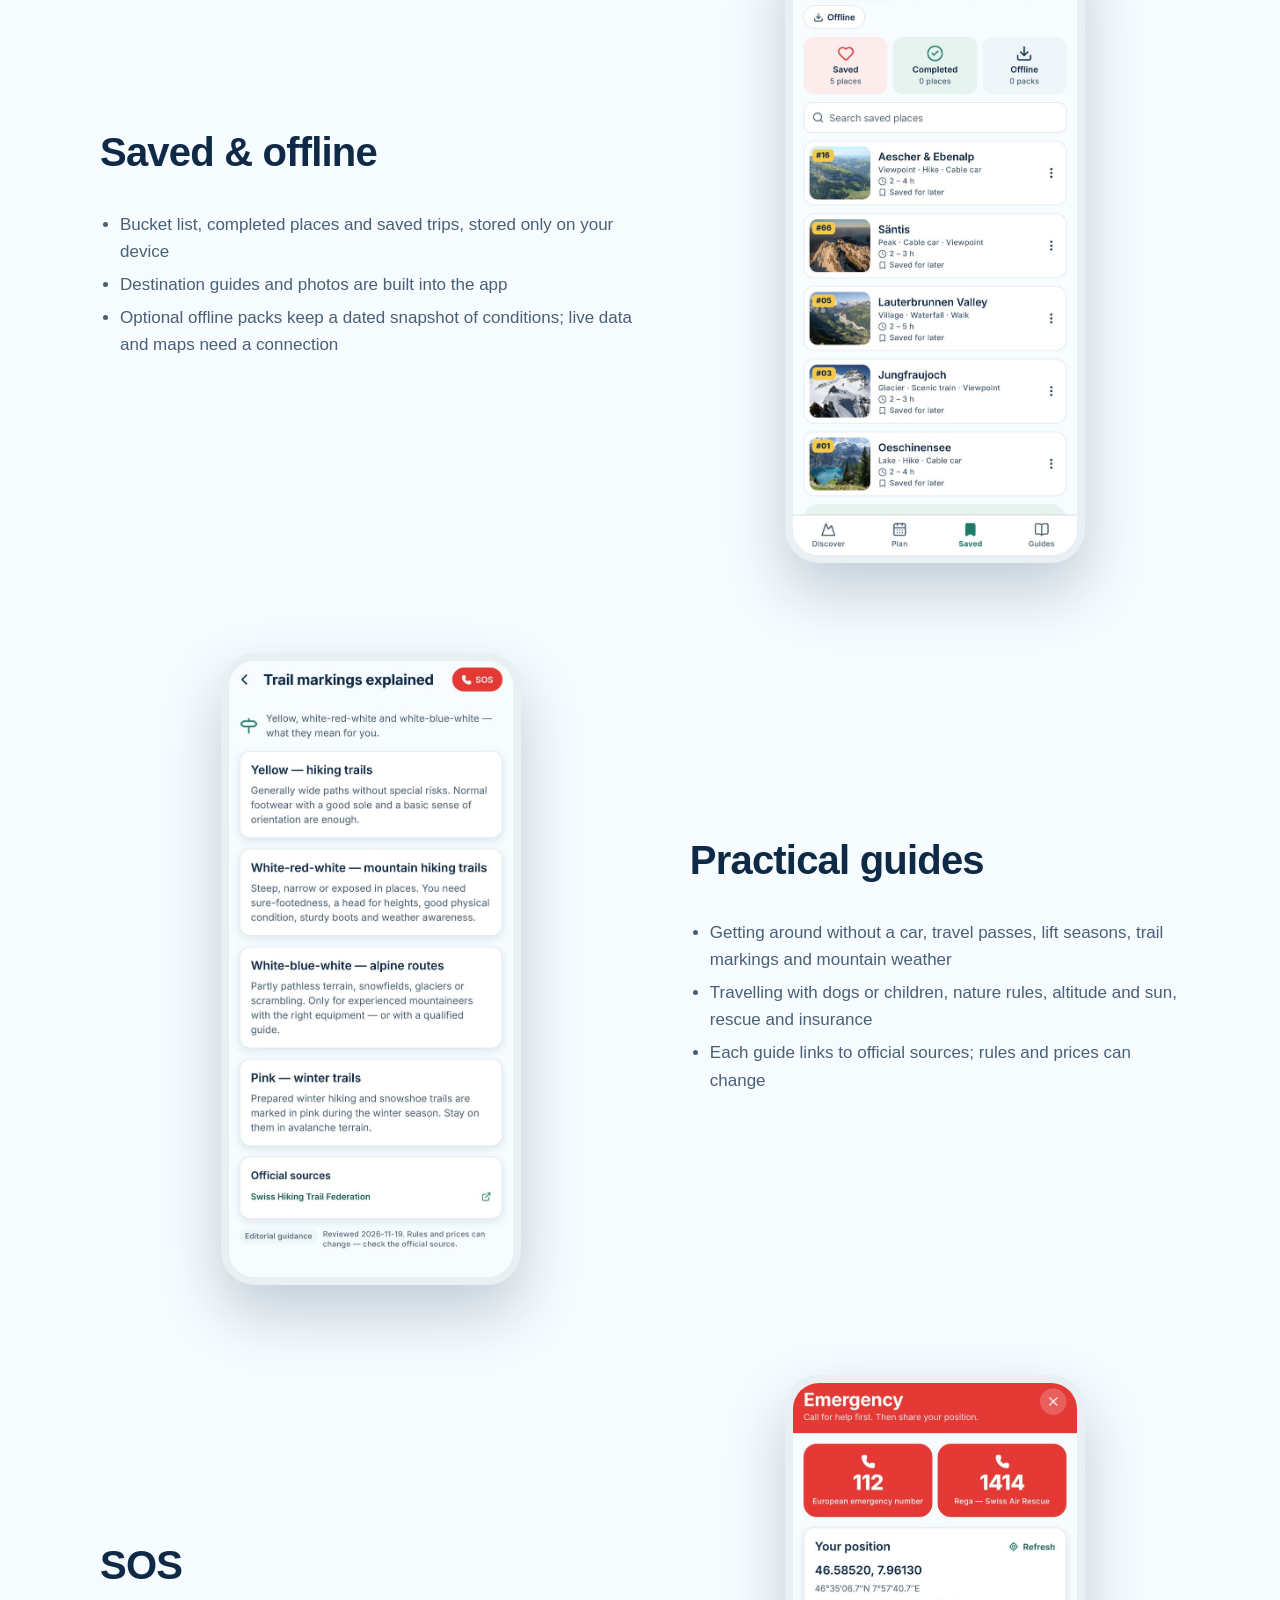
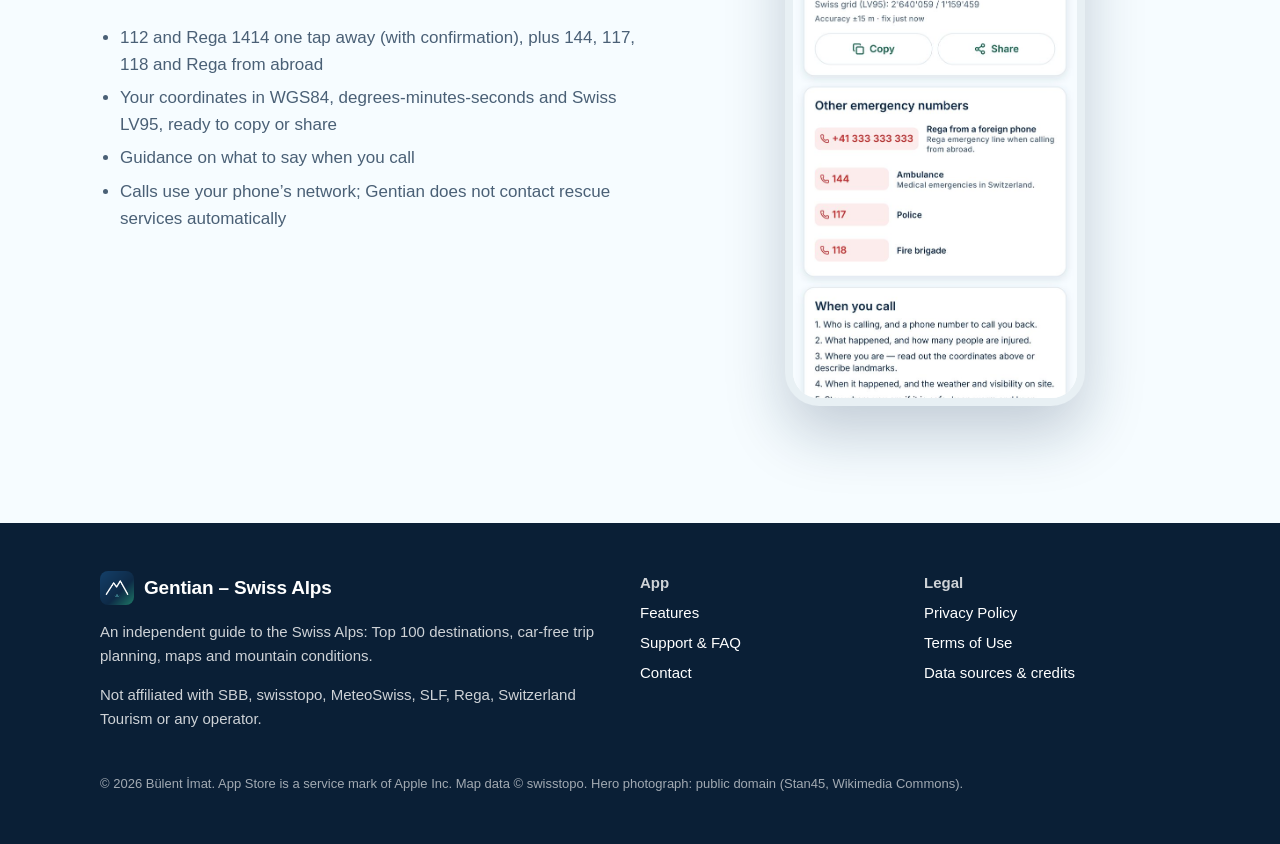
<file: features/index.html>
<!doctype html>
<html lang="en">
<head>
<meta charset="utf-8">
<meta name="viewport" content="width=device-width, initial-scale=1">
<title>Features · Gentian – Swiss Alps</title>
<meta name="description" content="Top 100 destinations, destination guides, a car-free trip planner, swisstopo maps and GPX tools, webcam links, mountain conditions, saved trips and SOS.">
<link rel="canonical" href="https://bulentimat-ai.github.io/gentian-site/features/">
<meta name="theme-color" content="#0a1f36">
<meta name="referrer" content="strict-origin-when-cross-origin">
<meta property="og:type" content="website">
<meta property="og:site_name" content="Gentian – Swiss Alps">
<meta property="og:title" content="Features · Gentian – Swiss Alps">
<meta property="og:description" content="Top 100 destinations, destination guides, a car-free trip planner, swisstopo maps and GPX tools, webcam links, mountain conditions, saved trips and SOS.">
<meta property="og:url" content="https://bulentimat-ai.github.io/gentian-site/features/">
<meta property="og:image" content="https://bulentimat-ai.github.io/gentian-site/assets/img/og-image.jpg">
<meta property="og:image:width" content="1200">
<meta property="og:image:height" content="630">
<meta property="og:image:alt" content="Gentian app icon over an Alpine lake panorama">
<meta name="twitter:card" content="summary_large_image">
<link rel="icon" type="image/png" sizes="32x32" href="../assets/img/favicon-32.png">
<link rel="apple-touch-icon" href="../assets/img/apple-touch-icon.png">
<link rel="stylesheet" href="../assets/site.css">
</head>
<body>
<a class="skip" href="#main">Skip to content</a>
<header class="site-header">
  <div class="wrap">
    <a class="brand" href="../"><img src="../assets/img/icon-512.png" alt="" width="34" height="34">Gentian</a>
    <nav class="nav" aria-label="Main"><ul><li><a href="../">Home</a></li><li><a href="../features/" aria-current="page">Features</a></li><li><a href="../support/">Support</a></li><li><a href="../privacy/">Privacy</a></li><li><a href="../terms/">Terms</a></li><li><a href="../data-sources/">Data sources</a></li><li><a href="../contact/">Contact</a></li></ul></nav>
    <details class="menu"><summary aria-label="Open menu">Menu</summary><ul><li><a href="../">Home</a></li><li><a href="../features/" aria-current="page">Features</a></li><li><a href="../support/">Support</a></li><li><a href="../privacy/">Privacy</a></li><li><a href="../terms/">Terms</a></li><li><a href="../data-sources/">Data sources</a></li><li><a href="../contact/">Contact</a></li></ul></details>
  </div>
</header>
<main id="main">
<div class="page-head"><div class="wrap"><h1>Features</h1>
<p>Explore Gentian's features as they work today. Screens are web renderings of the app’s interface at iPhone size.</p></div></div>
<section><div class="wrap"><div class="feature"><div class="feature-text"><h2>Top 100 Must-See</h2>
<p class="section-lead">An independent editorial selection — not an official ranking by any tourism organisation.</p><ul><li>100 ranked Swiss Alpine destinations: lakes, peaks, villages, gorges, waterfalls, glaciers, passes and scenic railways</li><li>Category chips, search (accents optional) and filters for region, season, difficulty, time available, accessibility and transport preference</li><li>Coordinates, elevations and timetable stops checked against official sources; the ranking itself is an editorial opinion</li></ul></div>
<figure><div class="phone"><img src="../assets/img/screen-top-100.jpg" alt="Ranked destination cards in the Discover screen" width="645" height="1398" loading="lazy"></div></figure></div><div class="feature reverse"><div class="feature-text"><h2>Destination guides</h2>
<p class="section-lead"></p><ul><li>Overview, Highlights, Travel Info and Conditions for every destination</li><li>How to get there step by step, best season, duration, difficulty and accessibility notes</li><li>Family and dog suitability with its evidence level; official operator and ticket links</li><li>Save to your bucket list, mark as completed, share, view on the map or plan the trip</li></ul></div>
<figure><div class="phone"><img src="../assets/img/screen-destination.jpg" alt="Oeschinensee destination guide" width="645" height="1398" loading="lazy"></div></figure></div><div class="feature"><div class="feature-text"><h2>Car-free trip planner</h2>
<p class="section-lead"></p><ul><li>Start from major hubs, any Swiss stop or the nearest stop to you</li><li>Outbound and return connections from the Swiss open-data timetable, including cog railways, funiculars and cable cars where they are in the timetable</li><li>Walking legs and time on site are clearly labelled estimates, not operator schedules</li><li>Notes for seasons, weather, families and dogs; save, share, edit and refresh trips</li></ul></div>
<figure><div class="phone"><img src="../assets/img/screen-planner.jpg" alt="Trip planner itinerary" width="645" height="1398" loading="lazy"></div></figure></div><div class="feature reverse"><div class="feature-text"><h2>Maps & GPS</h2>
<p class="section-lead"></p><ul><li>swisstopo topographic, grey and aerial maps with hiking, mountain-bike and cycling layers</li><li>Your position (when you allow it), destination pins, GPX import and export, route drawing</li><li>swisstopo elevation profiles and basic route following (distance and deviation, not turn-by-turn)</li><li>Map tiles need an internet connection; they are not stored for offline use</li></ul></div>
<figure><div class="phone"><img src="../assets/img/screen-maps.jpg" alt="Topographic map" width="645" height="1398" loading="lazy"></div></figure></div><div class="feature"><div class="feature-text"><h2>Live webcams</h2>
<p class="section-lead"></p><ul><li>Links to official operator and tourism webcams for many Top 100 destinations — not all of them</li><li>Summit and valley cameras where available, so you can compare fog and visibility</li><li>Pages open in your browser after a tap; Gentian does not show, store or check camera images</li><li>Some links are marked “Unverified view” while they are being confirmed</li></ul></div>
<figure><div class="phone"><img src="../assets/img/screen-webcams.jpg" alt="Live Webcams list" width="645" height="1398" loading="lazy"></div></figure></div><div class="feature reverse"><div class="feature-text"><h2>Mountain conditions</h2>
<p class="section-lead"></p><ul><li>Forecast at the destination’s altitude with simple forecast-based cautions</li><li>The SLF avalanche bulletin for the destination’s warning region, with a link to the full bulletin</li><li>Official trail closures and diversions on the SwitzerlandMobility network</li><li>A link to official MeteoSwiss warnings — Gentian’s cautions are not official warnings</li></ul></div>
<figure><div class="phone"><img src="../assets/img/screen-conditions.jpg" alt="Weather and conditions" width="645" height="1398" loading="lazy"></div></figure></div><div class="feature"><div class="feature-text"><h2>Saved & offline</h2>
<p class="section-lead"></p><ul><li>Bucket list, completed places and saved trips, stored only on your device</li><li>Destination guides and photos are built into the app</li><li>Optional offline packs keep a dated snapshot of conditions; live data and maps need a connection</li></ul></div>
<figure><div class="phone"><img src="../assets/img/screen-saved.jpg" alt="Saved bucket list" width="645" height="1398" loading="lazy"></div></figure></div><div class="feature reverse"><div class="feature-text"><h2>Practical guides</h2>
<p class="section-lead"></p><ul><li>Getting around without a car, travel passes, lift seasons, trail markings and mountain weather</li><li>Travelling with dogs or children, nature rules, altitude and sun, rescue and insurance</li><li>Each guide links to official sources; rules and prices can change</li></ul></div>
<figure><div class="phone"><img src="../assets/img/screen-guides.jpg" alt="Trail markings guide" width="645" height="1398" loading="lazy"></div></figure></div><div class="feature"><div class="feature-text"><h2>SOS</h2>
<p class="section-lead"></p><ul><li>112 and Rega 1414 one tap away (with confirmation), plus 144, 117, 118 and Rega from abroad</li><li>Your coordinates in WGS84, degrees-minutes-seconds and Swiss LV95, ready to copy or share</li><li>Guidance on what to say when you call</li><li>Calls use your phone’s network; Gentian does not contact rescue services automatically</li></ul></div>
<figure><div class="phone"><img src="../assets/img/screen-sos.jpg" alt="Emergency screen" width="645" height="1398" loading="lazy"></div></figure></div>
</div></section>
</main>
<footer class="site-footer">
  <div class="wrap">
    <div class="cols">
      <div>
        <a class="brand" href="../"><img src="../assets/img/icon-512.png" alt="" width="34" height="34">Gentian – Swiss Alps</a>
        <p>An independent guide to the Swiss Alps: Top 100 destinations, car-free trip planning, maps and mountain conditions.</p>
        <p>Not affiliated with SBB, swisstopo, MeteoSwiss, SLF, Rega, Switzerland Tourism or any operator.</p>
      </div>
      <div><strong>App</strong><ul>
        <li><a href="../features/">Features</a></li>
        <li><a href="../support/">Support &amp; FAQ</a></li>
        <li><a href="../contact/">Contact</a></li>
      </ul></div>
      <div><strong>Legal</strong><ul>
        <li><a href="../privacy/">Privacy Policy</a></li>
        <li><a href="../terms/">Terms of Use</a></li>
        <li><a href="../data-sources/">Data sources &amp; credits</a></li>
      </ul></div>
    </div>
    <p class="small">© 2026 Bülent İmat. App Store is a service mark of Apple Inc. Map data © swisstopo. Hero photograph: public domain (Stan45, Wikimedia Commons).</p>
  </div>
</footer>
</body>
</html>
</file>
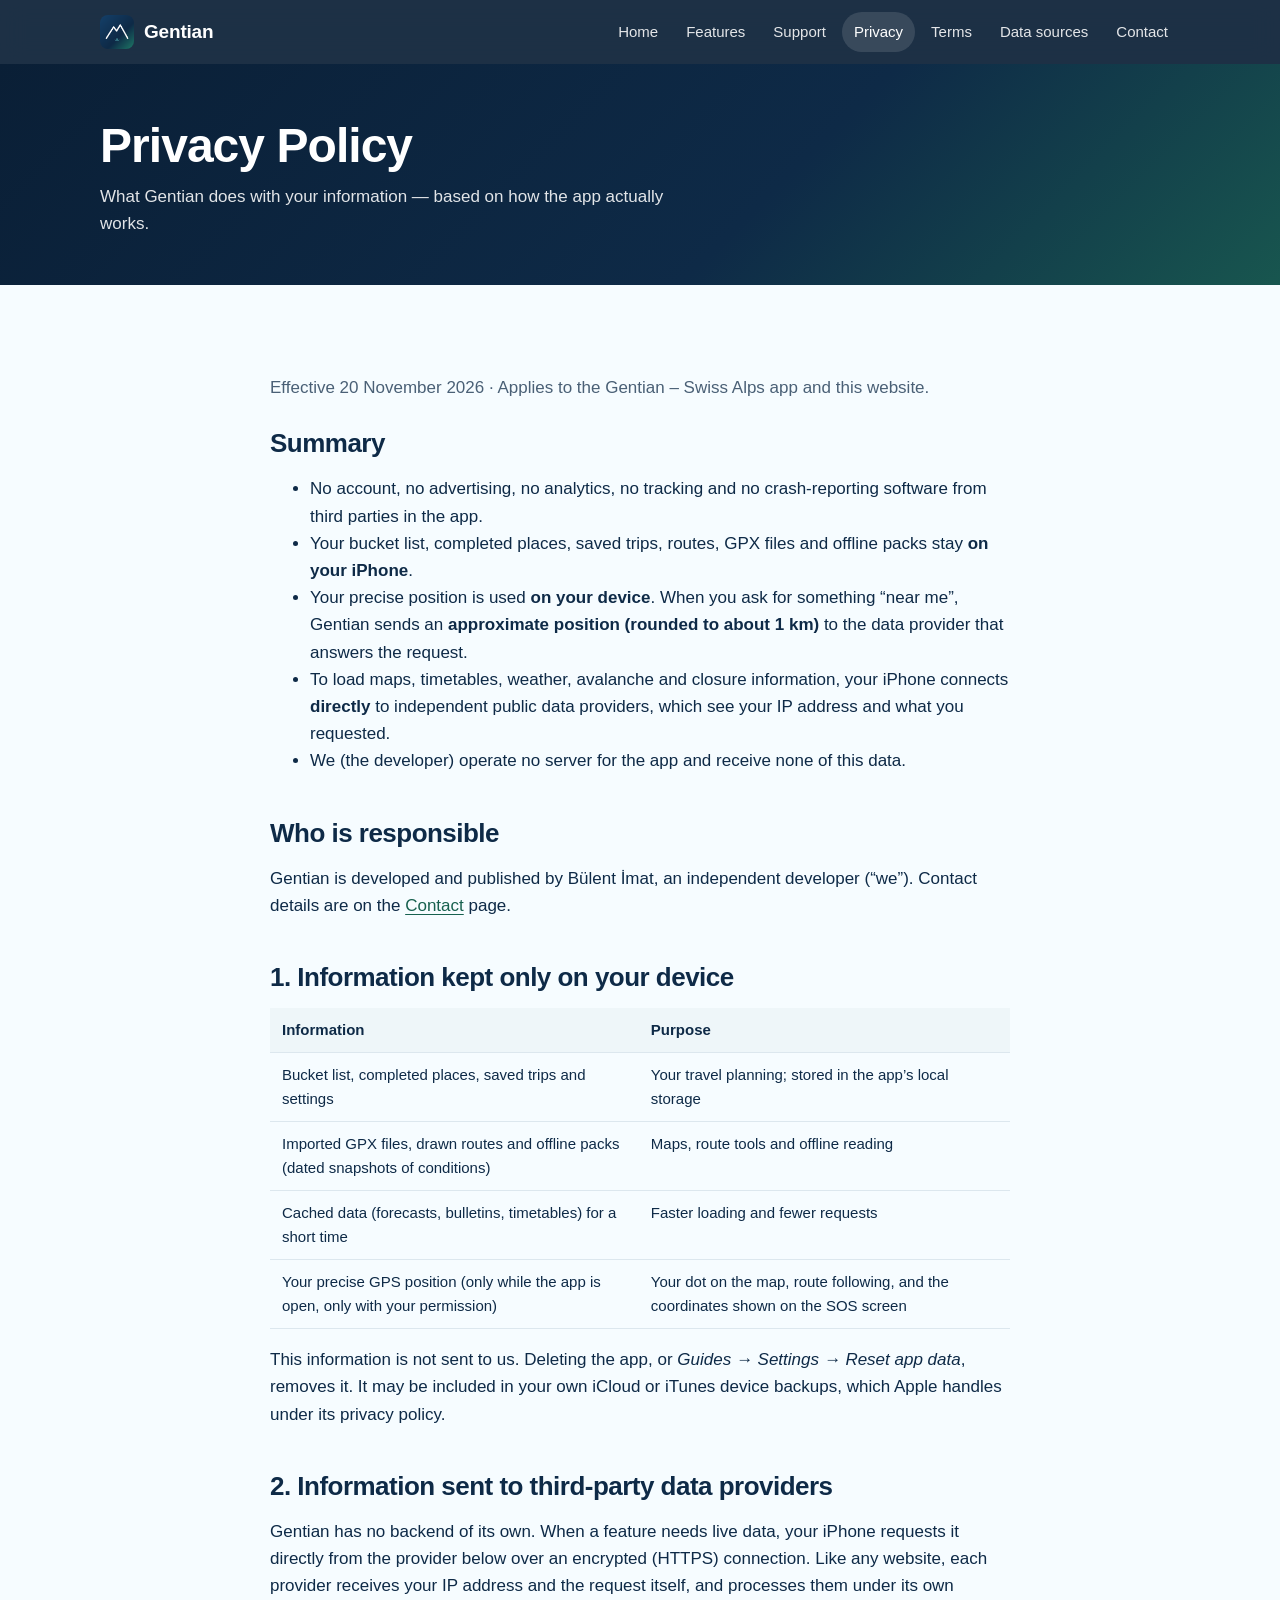
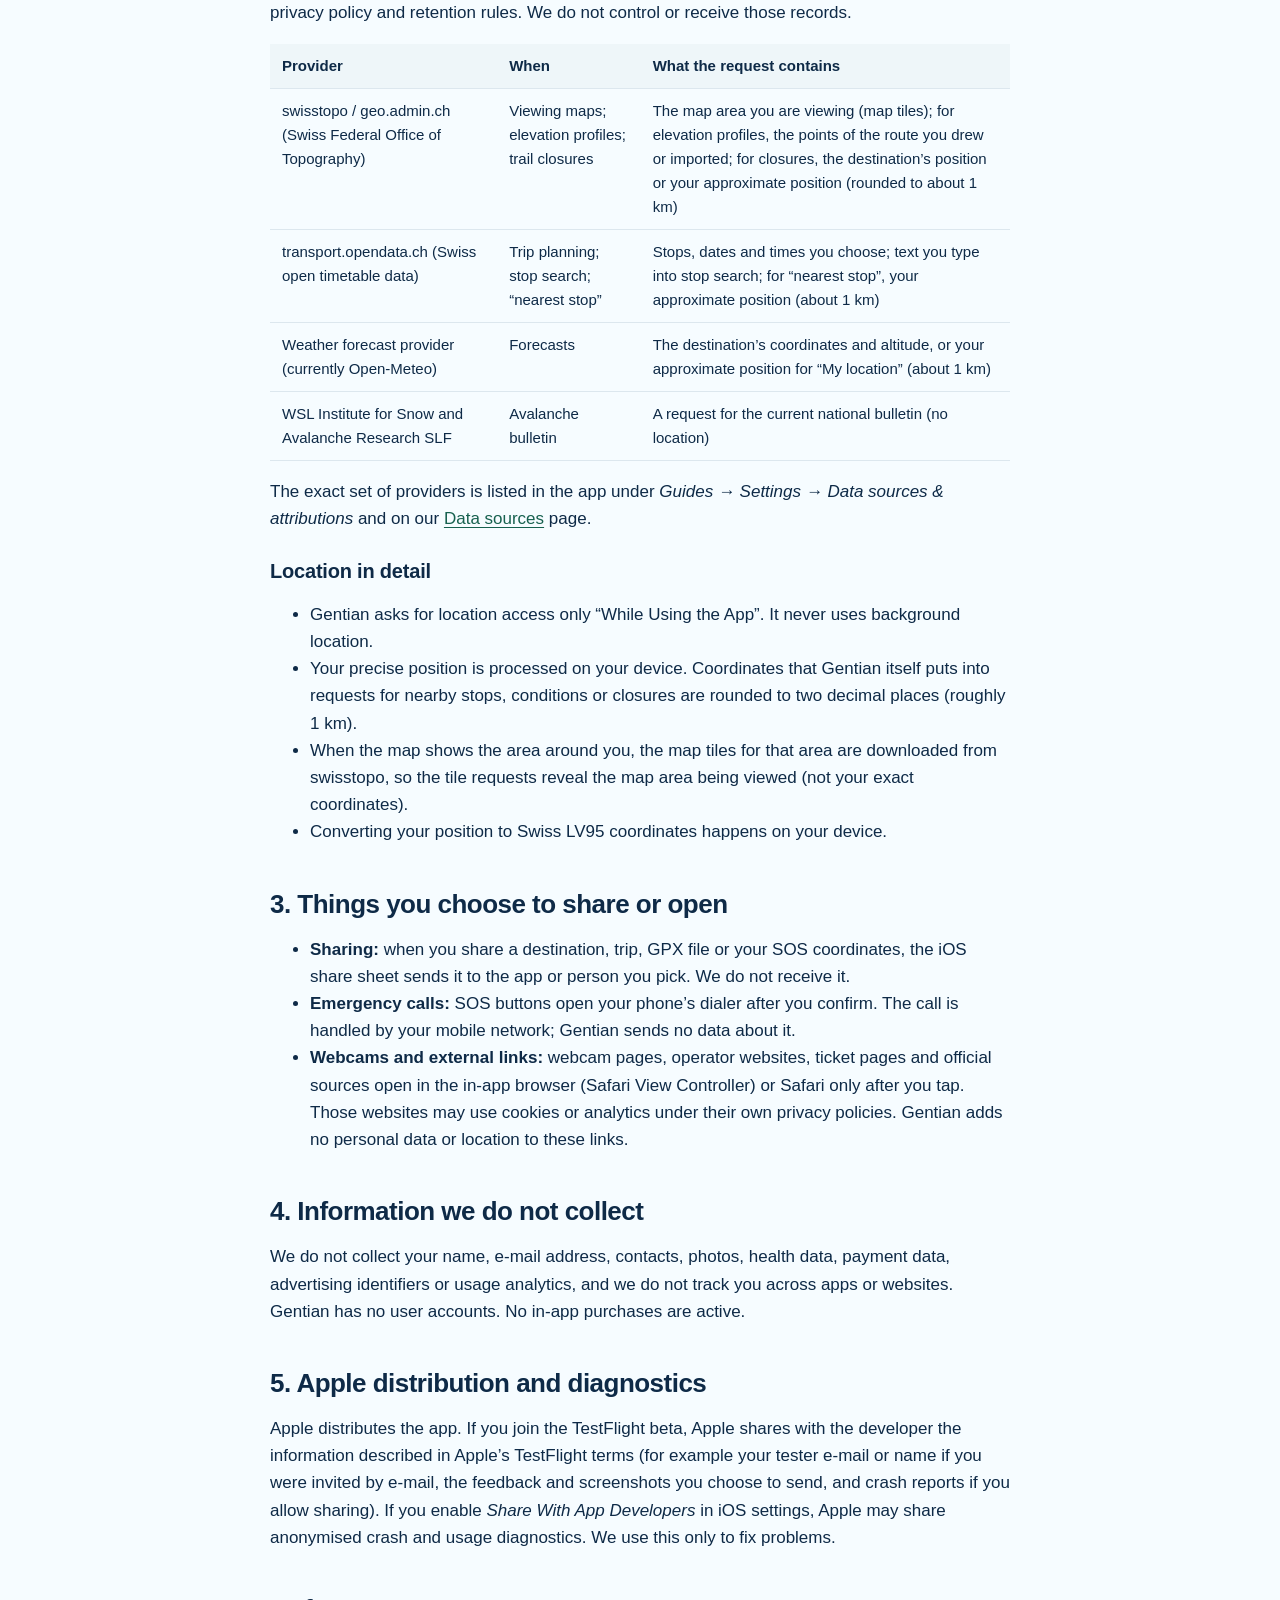
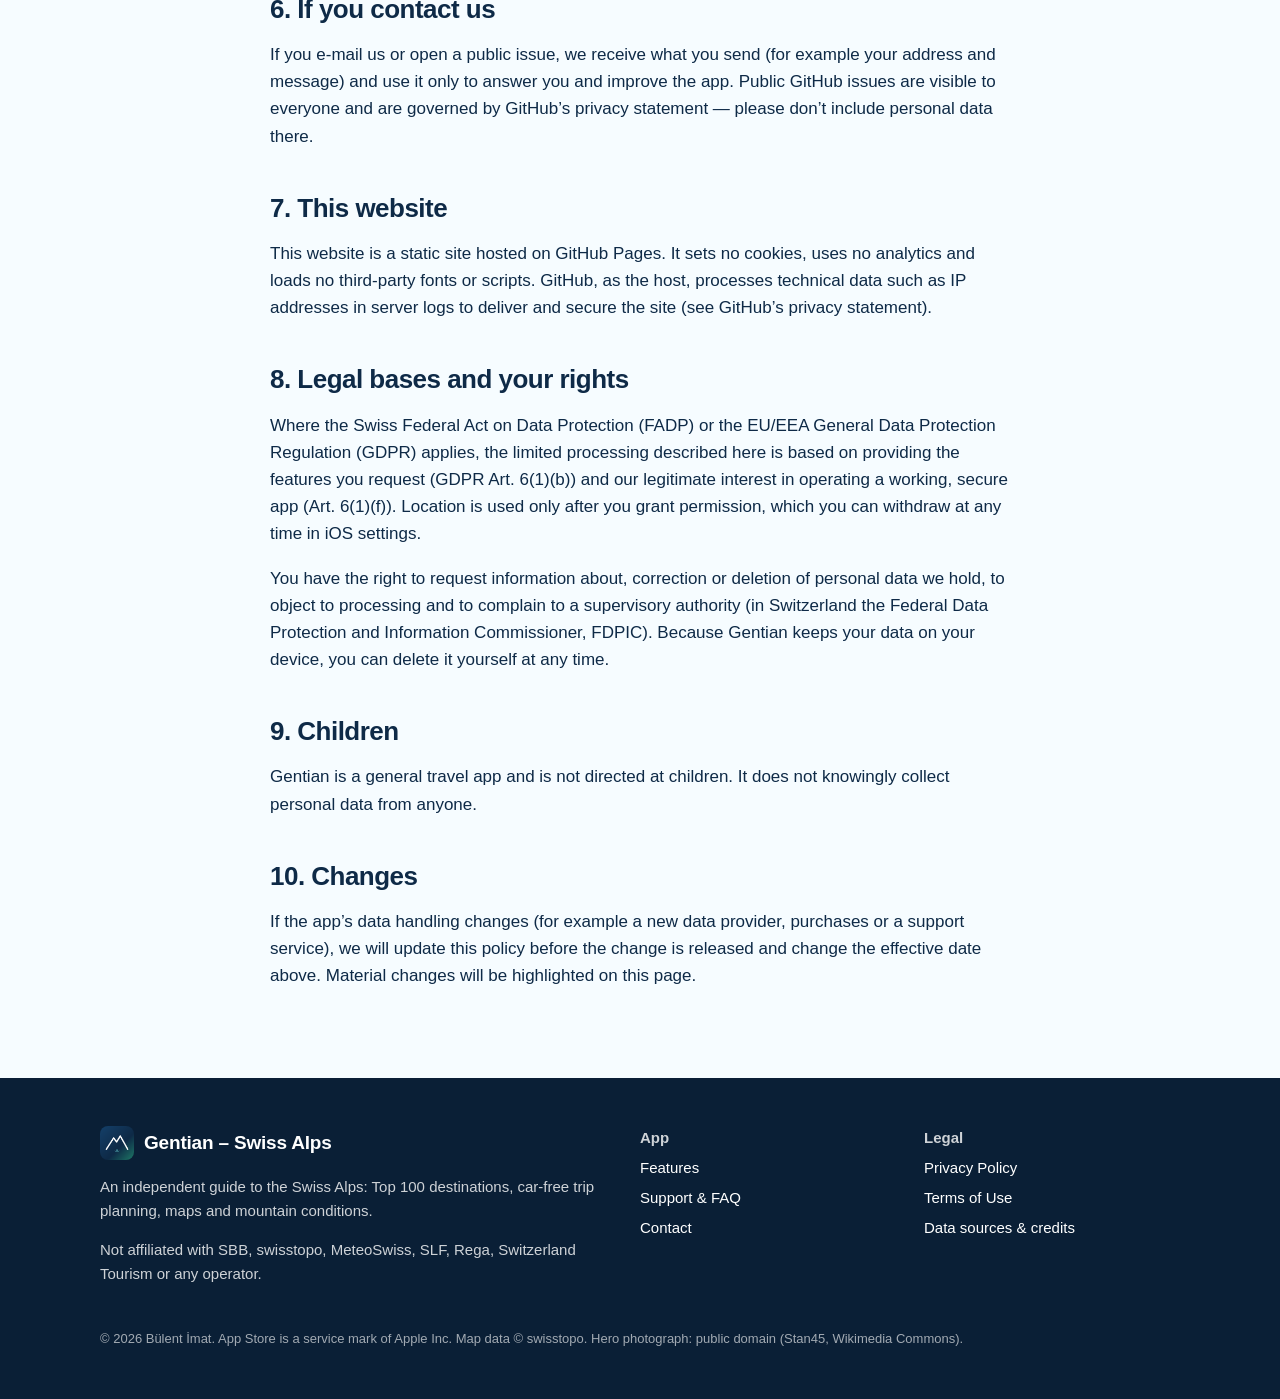
<file: privacy/index.html>
<!doctype html>
<html lang="en">
<head>
<meta charset="utf-8">
<meta name="viewport" content="width=device-width, initial-scale=1">
<title>Privacy Policy · Gentian – Swiss Alps</title>
<meta name="description" content="How Gentian handles location and other information: data stays on your device, approximate positions for nearby requests, no analytics or tracking.">
<link rel="canonical" href="https://bulentimat-ai.github.io/gentian-site/privacy/">
<meta name="theme-color" content="#0a1f36">
<meta name="referrer" content="strict-origin-when-cross-origin">
<meta property="og:type" content="website">
<meta property="og:site_name" content="Gentian – Swiss Alps">
<meta property="og:title" content="Privacy Policy · Gentian – Swiss Alps">
<meta property="og:description" content="How Gentian handles location and other information: data stays on your device, approximate positions for nearby requests, no analytics or tracking.">
<meta property="og:url" content="https://bulentimat-ai.github.io/gentian-site/privacy/">
<meta property="og:image" content="https://bulentimat-ai.github.io/gentian-site/assets/img/og-image.jpg">
<meta property="og:image:width" content="1200">
<meta property="og:image:height" content="630">
<meta property="og:image:alt" content="Gentian app icon over an Alpine lake panorama">
<meta name="twitter:card" content="summary_large_image">
<link rel="icon" type="image/png" sizes="32x32" href="../assets/img/favicon-32.png">
<link rel="apple-touch-icon" href="../assets/img/apple-touch-icon.png">
<link rel="stylesheet" href="../assets/site.css">
</head>
<body>
<a class="skip" href="#main">Skip to content</a>
<header class="site-header">
  <div class="wrap">
    <a class="brand" href="../"><img src="../assets/img/icon-512.png" alt="" width="34" height="34">Gentian</a>
    <nav class="nav" aria-label="Main"><ul><li><a href="../">Home</a></li><li><a href="../features/">Features</a></li><li><a href="../support/">Support</a></li><li><a href="../privacy/" aria-current="page">Privacy</a></li><li><a href="../terms/">Terms</a></li><li><a href="../data-sources/">Data sources</a></li><li><a href="../contact/">Contact</a></li></ul></nav>
    <details class="menu"><summary aria-label="Open menu">Menu</summary><ul><li><a href="../">Home</a></li><li><a href="../features/">Features</a></li><li><a href="../support/">Support</a></li><li><a href="../privacy/" aria-current="page">Privacy</a></li><li><a href="../terms/">Terms</a></li><li><a href="../data-sources/">Data sources</a></li><li><a href="../contact/">Contact</a></li></ul></details>
  </div>
</header>
<main id="main">
<div class="page-head"><div class="wrap"><h1>Privacy Policy</h1><p>What Gentian does with your information — based on how the app actually works.</p></div></div>
<section><div class="wrap doc">
<p class="meta">Effective 20 November 2026 · Applies to the Gentian – Swiss Alps app and this website.</p>

<h2 style="margin-top:0">Summary</h2>
<ul>
<li>No account, no advertising, no analytics, no tracking and no crash-reporting software from third parties in the app.</li>
<li>Your bucket list, completed places, saved trips, routes, GPX files and offline packs stay <strong>on your iPhone</strong>.</li>
<li>Your precise position is used <strong>on your device</strong>. When you ask for something “near me”, Gentian sends an
<strong>approximate position (rounded to about 1 km)</strong> to the data provider that answers the request.</li>
<li>To load maps, timetables, weather, avalanche and closure information, your iPhone connects <strong>directly</strong>
to independent public data providers, which see your IP address and what you requested.</li>
<li>We (the developer) operate no server for the app and receive none of this data.</li>
</ul>

<h2>Who is responsible</h2>
<p>Gentian is developed and published by Bülent İmat, an independent developer (“we”). Contact details are on the
<a href="../contact/">Contact</a> page.</p>

<h2>1. Information kept only on your device</h2>
<table><thead><tr><th>Information</th><th>Purpose</th></tr></thead><tbody>
<tr><td>Bucket list, completed places, saved trips and settings</td><td>Your travel planning; stored in the app’s local storage</td></tr>
<tr><td>Imported GPX files, drawn routes and offline packs (dated snapshots of conditions)</td><td>Maps, route tools and offline reading</td></tr>
<tr><td>Cached data (forecasts, bulletins, timetables) for a short time</td><td>Faster loading and fewer requests</td></tr>
<tr><td>Your precise GPS position (only while the app is open, only with your permission)</td><td>Your dot on the map, route following, and the coordinates shown on the SOS screen</td></tr>
</tbody></table>
<p>This information is not sent to us. Deleting the app, or <em>Guides → Settings → Reset app data</em>, removes it.
It may be included in your own iCloud or iTunes device backups, which Apple handles under its privacy policy.</p>

<h2>2. Information sent to third-party data providers</h2>
<p>Gentian has no backend of its own. When a feature needs live data, your iPhone requests it directly from the
provider below over an encrypted (HTTPS) connection. Like any website, each provider receives your IP address and the
request itself, and processes them under its own privacy policy and retention rules. We do not control or receive
those records.</p>
<table><thead><tr><th>Provider</th><th>When</th><th>What the request contains</th></tr></thead><tbody>
<tr><td>swisstopo / geo.admin.ch (Swiss Federal Office of Topography)</td><td>Viewing maps; elevation profiles; trail closures</td>
<td>The map area you are viewing (map tiles); for elevation profiles, the points of the route you drew or imported; for closures, the destination’s position or your approximate position (rounded to about 1 km)</td></tr>
<tr><td>transport.opendata.ch (Swiss open timetable data)</td><td>Trip planning; stop search; “nearest stop”</td>
<td>Stops, dates and times you choose; text you type into stop search; for “nearest stop”, your approximate position (about 1 km)</td></tr>
<tr><td>Weather forecast provider (currently Open-Meteo)</td><td>Forecasts</td><td>The destination’s coordinates and altitude, or your approximate position for “My location” (about 1 km)</td></tr>
<tr><td>WSL Institute for Snow and Avalanche Research SLF</td><td>Avalanche bulletin</td><td>A request for the current national bulletin (no location)</td></tr>
</tbody></table>
<p>The exact set of providers is listed in the app under <em>Guides → Settings → Data sources &amp; attributions</em> and on our
<a href="../data-sources/">Data sources</a> page.</p>

<h3>Location in detail</h3>
<ul>
<li>Gentian asks for location access only “While Using the App”. It never uses background location.</li>
<li>Your precise position is processed on your device. Coordinates that Gentian itself puts into requests for nearby
stops, conditions or closures are rounded to two decimal places (roughly 1 km).</li>
<li>When the map shows the area around you, the map tiles for that area are downloaded from swisstopo, so the tile
requests reveal the map area being viewed (not your exact coordinates).</li>
<li>Converting your position to Swiss LV95 coordinates happens on your device.</li>
</ul>

<h2>3. Things you choose to share or open</h2>
<ul>
<li><strong>Sharing:</strong> when you share a destination, trip, GPX file or your SOS coordinates, the iOS share sheet sends
it to the app or person you pick. We do not receive it.</li>
<li><strong>Emergency calls:</strong> SOS buttons open your phone’s dialer after you confirm. The call is handled by your mobile
network; Gentian sends no data about it.</li>
<li><strong>Webcams and external links:</strong> webcam pages, operator websites, ticket pages and official sources open in
the in-app browser (Safari View Controller) or Safari only after you tap. Those websites may use cookies or analytics
under their own privacy policies. Gentian adds no personal data or location to these links.</li>
</ul>

<h2>4. Information we do not collect</h2>
<p>We do not collect your name, e-mail address, contacts, photos, health data, payment data, advertising identifiers or
usage analytics, and we do not track you across apps or websites. Gentian has no user accounts. No in-app purchases
are active.</p>

<h2>5. Apple distribution and diagnostics</h2>
<p>Apple distributes the app. If you join the TestFlight beta, Apple shares with the developer the information described
in Apple’s TestFlight terms (for example your tester e-mail or name if you were invited by e-mail, the feedback and
screenshots you choose to send, and crash reports if you allow sharing). If you enable <em>Share With App Developers</em>
in iOS settings, Apple may share anonymised crash and usage diagnostics. We use this only to fix problems.</p>

<h2>6. If you contact us</h2>
<p>If you e-mail us or open a public issue, we receive what you send (for example your address and message) and use
it only to answer you and improve the app. Public GitHub issues are visible to everyone and are governed by GitHub’s
privacy statement — please don’t include personal data there.</p>

<h2>7. This website</h2>
<p>This website is a static site hosted on GitHub Pages. It sets no cookies, uses no analytics and loads no third-party
fonts or scripts. GitHub, as the host, processes technical data such as IP addresses in server logs to deliver and
secure the site (see GitHub’s privacy statement).</p>

<h2>8. Legal bases and your rights</h2>
<p>Where the Swiss Federal Act on Data Protection (FADP) or the EU/EEA General Data Protection Regulation (GDPR)
applies, the limited processing described here is based on providing the features you request (GDPR Art. 6(1)(b)) and
our legitimate interest in operating a working, secure app (Art. 6(1)(f)). Location is used only after you grant
permission, which you can withdraw at any time in iOS settings.</p>
<p>You have the right to request information about, correction or deletion of personal data we hold, to object to
processing and to complain to a supervisory authority (in Switzerland the Federal Data Protection and Information
Commissioner, FDPIC). Because Gentian keeps your data on your device, you can delete it yourself at any time.</p>

<h2>9. Children</h2>
<p>Gentian is a general travel app and is not directed at children. It does not knowingly collect personal data from anyone.</p>

<h2>10. Changes</h2>
<p>If the app’s data handling changes (for example a new data provider, purchases or a support service), we will update
this policy before the change is released and change the effective date above. Material changes will be highlighted on
this page.</p>
</div></section>
</main>
<footer class="site-footer">
  <div class="wrap">
    <div class="cols">
      <div>
        <a class="brand" href="../"><img src="../assets/img/icon-512.png" alt="" width="34" height="34">Gentian – Swiss Alps</a>
        <p>An independent guide to the Swiss Alps: Top 100 destinations, car-free trip planning, maps and mountain conditions.</p>
        <p>Not affiliated with SBB, swisstopo, MeteoSwiss, SLF, Rega, Switzerland Tourism or any operator.</p>
      </div>
      <div><strong>App</strong><ul>
        <li><a href="../features/">Features</a></li>
        <li><a href="../support/">Support &amp; FAQ</a></li>
        <li><a href="../contact/">Contact</a></li>
      </ul></div>
      <div><strong>Legal</strong><ul>
        <li><a href="../privacy/">Privacy Policy</a></li>
        <li><a href="../terms/">Terms of Use</a></li>
        <li><a href="../data-sources/">Data sources &amp; credits</a></li>
      </ul></div>
    </div>
    <p class="small">© 2026 Bülent İmat. App Store is a service mark of Apple Inc. Map data © swisstopo. Hero photograph: public domain (Stan45, Wikimedia Commons).</p>
  </div>
</footer>
</body>
</html>
</file>
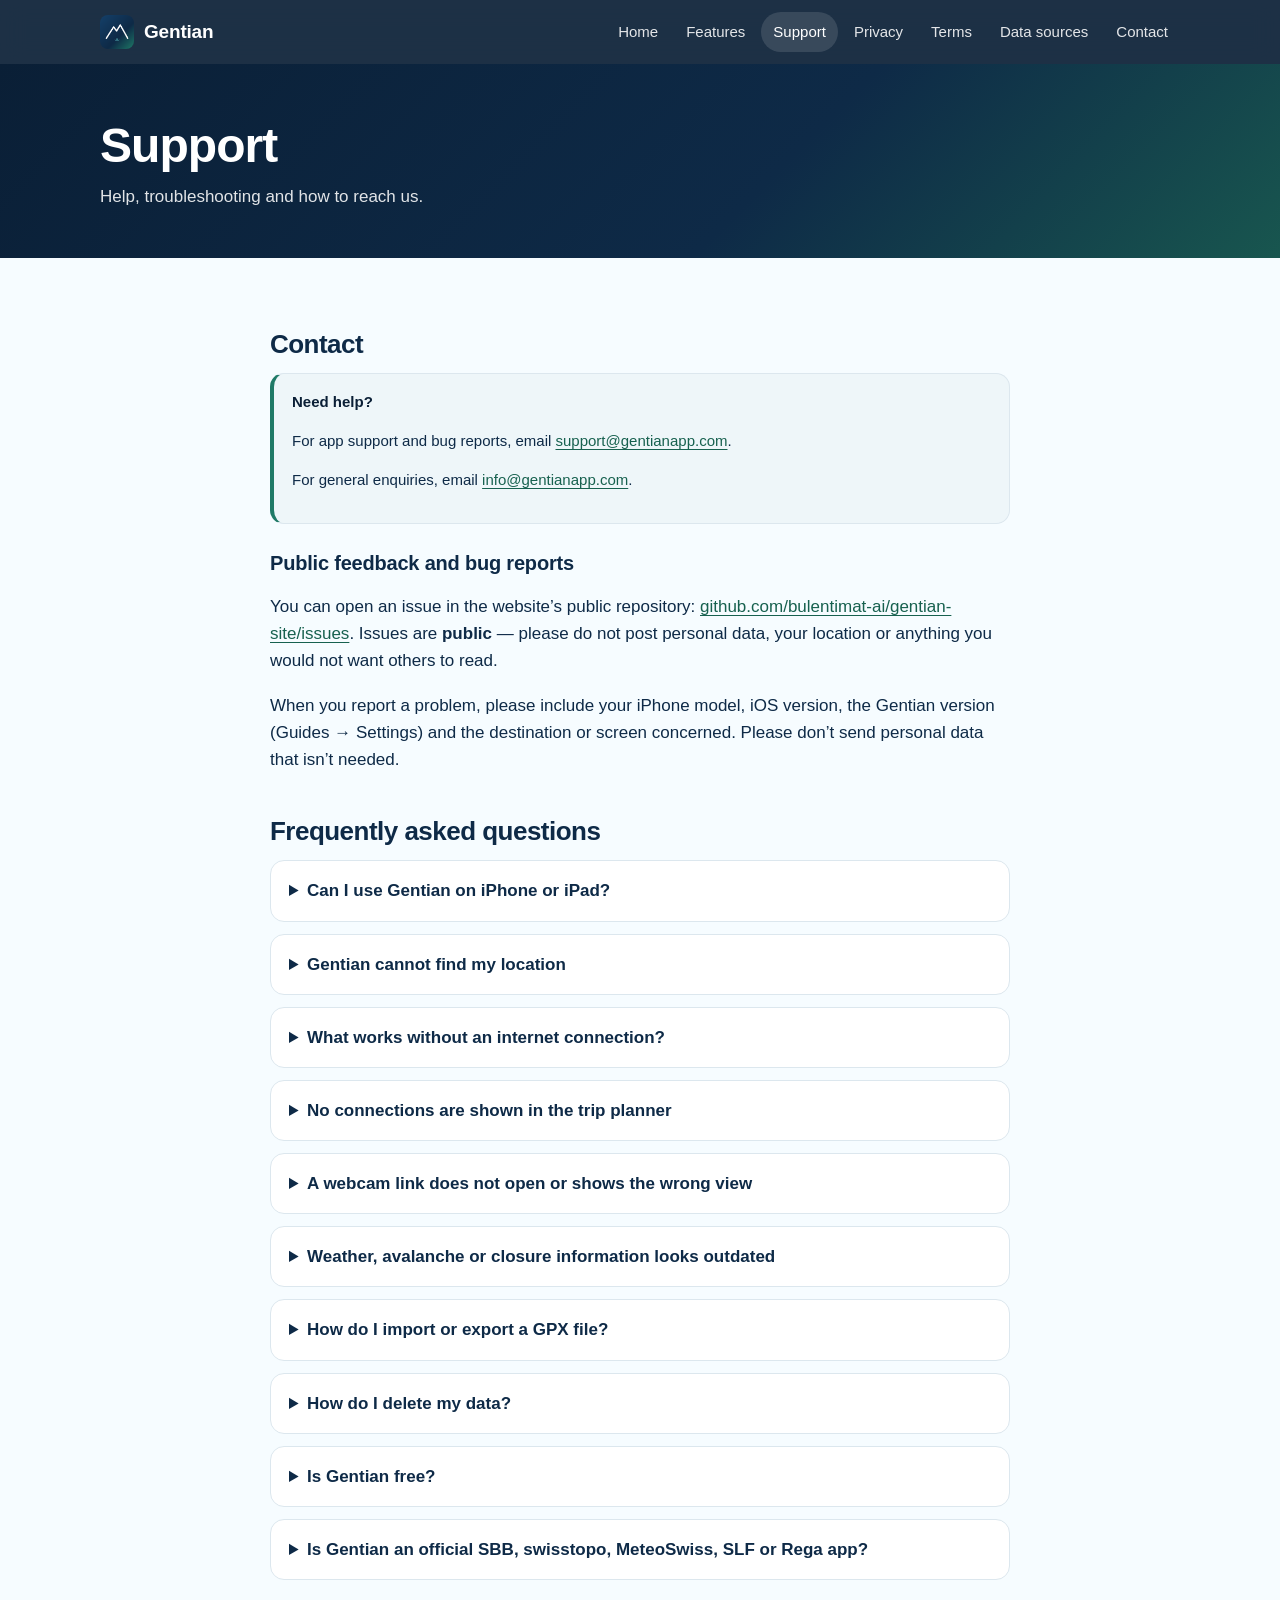
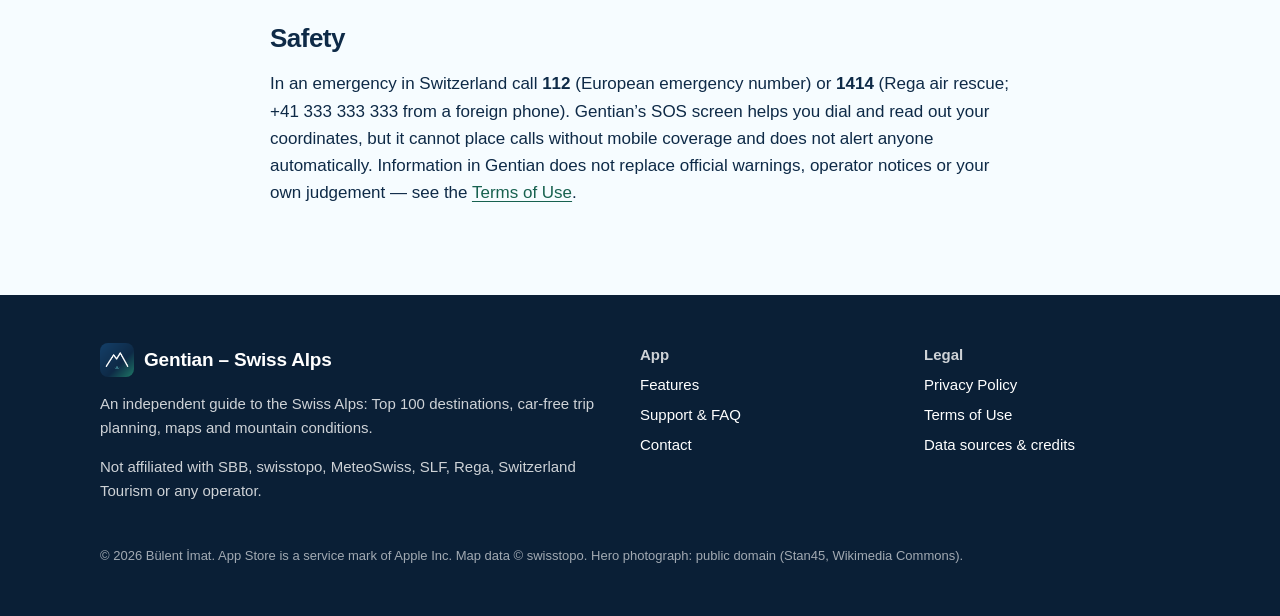
<file: support/index.html>
<!doctype html>
<html lang="en">
<head>
<meta charset="utf-8">
<meta name="viewport" content="width=device-width, initial-scale=1">
<title>Support · Gentian – Swiss Alps</title>
<meta name="description" content="Help for Gentian – Swiss Alps: contact, location and connectivity troubleshooting, offline use, webcams, timetable data and safety.">
<link rel="canonical" href="https://bulentimat-ai.github.io/gentian-site/support/">
<meta name="theme-color" content="#0a1f36">
<meta name="referrer" content="strict-origin-when-cross-origin">
<meta property="og:type" content="website">
<meta property="og:site_name" content="Gentian – Swiss Alps">
<meta property="og:title" content="Support · Gentian – Swiss Alps">
<meta property="og:description" content="Help for Gentian – Swiss Alps: contact, location and connectivity troubleshooting, offline use, webcams, timetable data and safety.">
<meta property="og:url" content="https://bulentimat-ai.github.io/gentian-site/support/">
<meta property="og:image" content="https://bulentimat-ai.github.io/gentian-site/assets/img/og-image.jpg">
<meta property="og:image:width" content="1200">
<meta property="og:image:height" content="630">
<meta property="og:image:alt" content="Gentian app icon over an Alpine lake panorama">
<meta name="twitter:card" content="summary_large_image">
<link rel="icon" type="image/png" sizes="32x32" href="../assets/img/favicon-32.png">
<link rel="apple-touch-icon" href="../assets/img/apple-touch-icon.png">
<link rel="stylesheet" href="../assets/site.css">
</head>
<body>
<a class="skip" href="#main">Skip to content</a>
<header class="site-header">
  <div class="wrap">
    <a class="brand" href="../"><img src="../assets/img/icon-512.png" alt="" width="34" height="34">Gentian</a>
    <nav class="nav" aria-label="Main"><ul><li><a href="../">Home</a></li><li><a href="../features/">Features</a></li><li><a href="../support/" aria-current="page">Support</a></li><li><a href="../privacy/">Privacy</a></li><li><a href="../terms/">Terms</a></li><li><a href="../data-sources/">Data sources</a></li><li><a href="../contact/">Contact</a></li></ul></nav>
    <details class="menu"><summary aria-label="Open menu">Menu</summary><ul><li><a href="../">Home</a></li><li><a href="../features/">Features</a></li><li><a href="../support/" aria-current="page">Support</a></li><li><a href="../privacy/">Privacy</a></li><li><a href="../terms/">Terms</a></li><li><a href="../data-sources/">Data sources</a></li><li><a href="../contact/">Contact</a></li></ul></details>
  </div>
</header>
<main id="main">
<div class="page-head"><div class="wrap"><h1>Support</h1><p>Help, troubleshooting and how to reach us.</p></div></div>
<section><div class="wrap doc">
<h2 style="margin-top:0">Contact</h2>
<div class="note"><strong>Need help?</strong><p>For app support and bug reports, email <a href="mailto:support@gentianapp.com">support@gentianapp.com</a>.</p><p>For general enquiries, email <a href="mailto:info@gentianapp.com">info@gentianapp.com</a>.</p></div>
<h3>Public feedback and bug reports</h3>
<p>You can open an issue in the website’s public repository:
<a href="https://github.com/bulentimat-ai/gentian-site/issues">github.com/bulentimat-ai/gentian-site/issues</a>. Issues are <strong>public</strong>
— please do not post personal data, your location or anything you would not want others to read.</p>
<p>When you report a problem, please include your iPhone model, iOS version, the Gentian version (Guides → Settings) and the destination or screen concerned. Please don’t send personal data that isn’t needed.</p>
<h2>Frequently asked questions</h2>
<details class="faq"><summary>Can I use Gentian on iPhone or iPad?</summary><p>Gentian is designed for iPhone. It can also be used on compatible iPads in iPhone compatibility mode, but it is not yet optimised for the iPad screen. The public App Store release is in preparation.</p></details><details class="faq"><summary>Gentian cannot find my location</summary><ul><li>Allow location access: iPhone <em>Settings → Privacy &amp; Security → Location Services → Gentian → While Using the App</em>.</li><li>Gentian never asks for background location; it only reads your position while the app is open.</li><li>GPS needs a clear view of the sky. In deep valleys, gorges, forests or buildings the position can be inaccurate or unavailable.</li><li>Everything except “near me” features works without location access.</li></ul></details><details class="faq"><summary>What works without an internet connection?</summary><p>Destination guides, photos, practical guides, your bucket list and saved trips are on your device, and the SOS screen and GPS positioning work without mobile data. Maps, timetables, weather, avalanche bulletins, closures and webcams need a connection. Offline packs keep a dated snapshot of conditions — always check its date; it is not live.</p></details><details class="faq"><summary>No connections are shown in the trip planner</summary><ul><li>Check your internet connection and try again.</li><li>Timetable data comes from transport.opendata.ch (Swiss open data). This community-run service can be slow or temporarily unavailable.</li><li>Some mountain lifts run only seasonally or are not in the national timetable; Gentian then shows the walking or lift part as an estimate.</li><li>Always confirm departures, platforms and operating days with the operator (e.g. the SBB app or station displays) on the day.</li></ul></details><details class="faq"><summary>A webcam link does not open or shows the wrong view</summary><ul><li>Webcam pages belong to operators and tourism organisations. They can be offline, seasonal, slow or replaced.</li><li>Some sites block or delay pages; try again later or open the operator’s website directly.</li><li>Links marked “Unverified view” are still being confirmed. Please tell us about any wrong or broken webcam (see Contact).</li></ul></details><details class="faq"><summary>Weather, avalanche or closure information looks outdated</summary><p>Each card shows its source and update time. Providers publish on their own schedules (the SLF avalanche bulletin, for example, is updated at fixed times). Gentian does not monitor conditions continuously and sends no alerts. Check the official sources linked in the app before you set off.</p></details><details class="faq"><summary>How do I import or export a GPX file?</summary><p>Open <em>Guides → Maps &amp; GPS</em>, tap the route button and choose import (from the Files app) or export. Exported files are shared through the iOS share sheet to the app or person you choose.</p></details><details class="faq"><summary>How do I delete my data?</summary><p>Gentian stores your data only on your device. Use <em>Guides → Settings → Reset app data</em>, or delete the app. There is no account and nothing for us to delete on a server.</p></details><details class="faq"><summary>Is Gentian free?</summary><p>Gentian currently offers no in-app purchases. App Store pricing will be shown when the public version is released.</p></details><details class="faq"><summary>Is Gentian an official SBB, swisstopo, MeteoSwiss, SLF or Rega app?</summary><p>No. Gentian is an independent app that uses public open-data services and links to official sources. It is not affiliated with or endorsed by any of these organisations or any cable-car or railway operator.</p></details>
<h2>Safety</h2>
<p>In an emergency in Switzerland call <strong>112</strong> (European emergency number) or <strong>1414</strong> (Rega air rescue; +41 333 333 333 from a foreign phone). Gentian’s SOS screen helps you dial and read out your coordinates, but it cannot place calls without mobile coverage and does not alert anyone automatically. Information in Gentian does not replace official warnings, operator notices or your own judgement — see the <a href="../terms/">Terms of Use</a>.</p>
</div></section>
</main>
<footer class="site-footer">
  <div class="wrap">
    <div class="cols">
      <div>
        <a class="brand" href="../"><img src="../assets/img/icon-512.png" alt="" width="34" height="34">Gentian – Swiss Alps</a>
        <p>An independent guide to the Swiss Alps: Top 100 destinations, car-free trip planning, maps and mountain conditions.</p>
        <p>Not affiliated with SBB, swisstopo, MeteoSwiss, SLF, Rega, Switzerland Tourism or any operator.</p>
      </div>
      <div><strong>App</strong><ul>
        <li><a href="../features/">Features</a></li>
        <li><a href="../support/">Support &amp; FAQ</a></li>
        <li><a href="../contact/">Contact</a></li>
      </ul></div>
      <div><strong>Legal</strong><ul>
        <li><a href="../privacy/">Privacy Policy</a></li>
        <li><a href="../terms/">Terms of Use</a></li>
        <li><a href="../data-sources/">Data sources &amp; credits</a></li>
      </ul></div>
    </div>
    <p class="small">© 2026 Bülent İmat. App Store is a service mark of Apple Inc. Map data © swisstopo. Hero photograph: public domain (Stan45, Wikimedia Commons).</p>
  </div>
</footer>
</body>
</html>
</file>
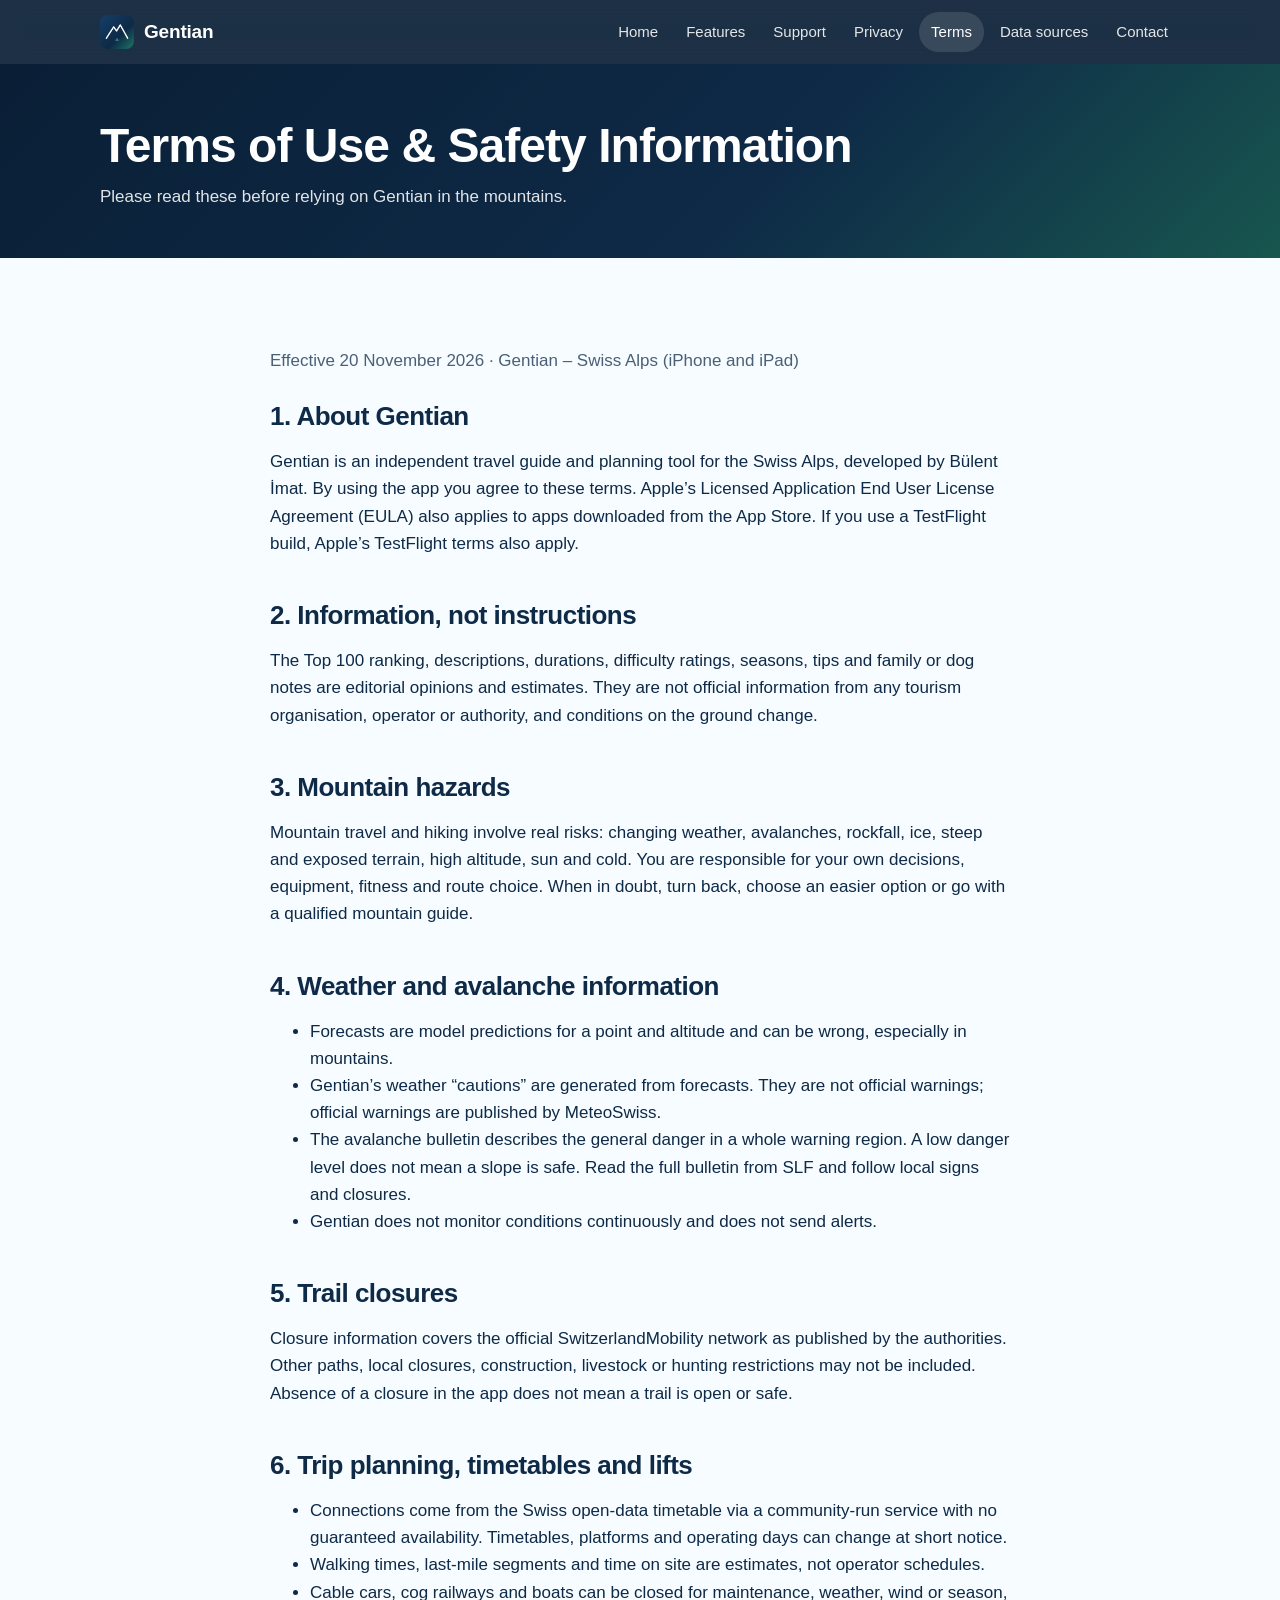
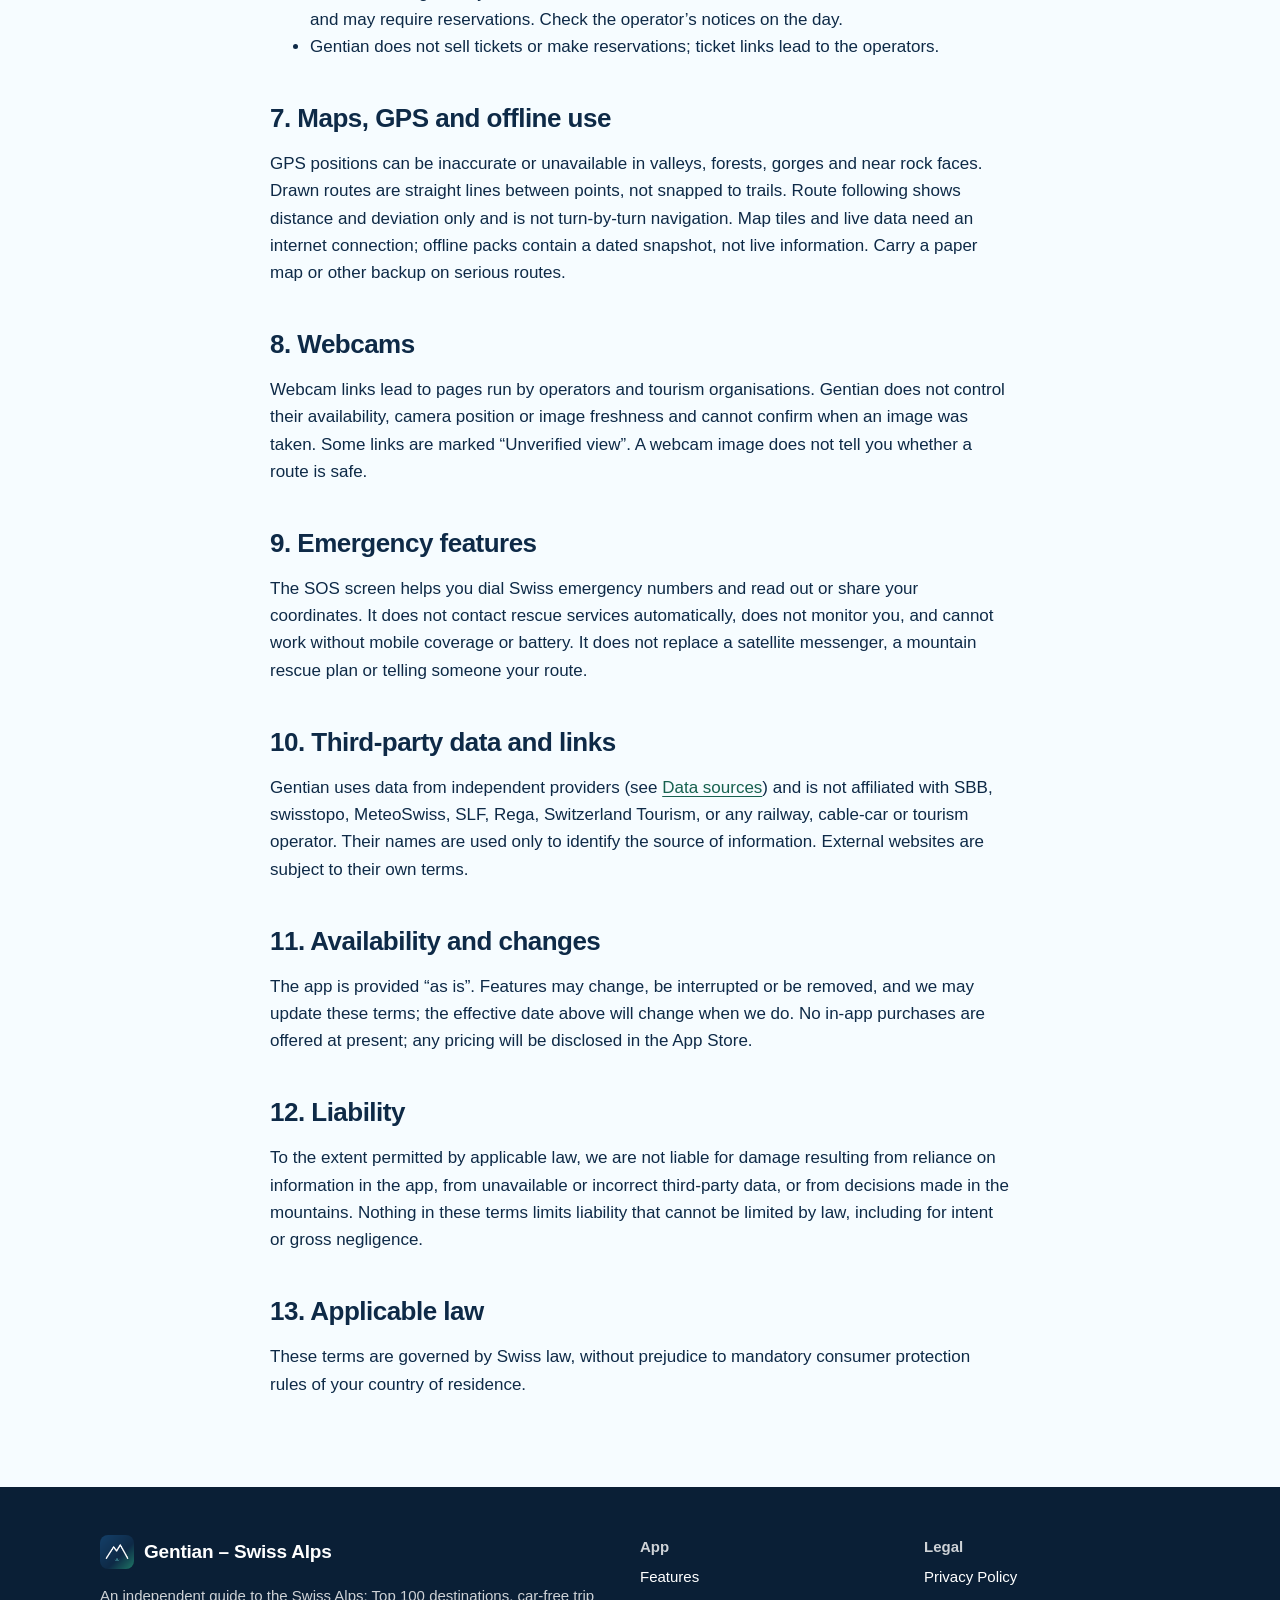
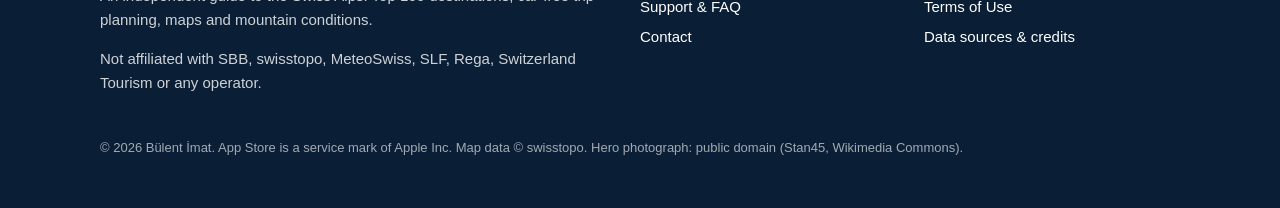
<file: terms/index.html>
<!doctype html>
<html lang="en">
<head>
<meta charset="utf-8">
<meta name="viewport" content="width=device-width, initial-scale=1">
<title>Terms of Use · Gentian – Swiss Alps</title>
<meta name="description" content="Terms of use and mountain safety information for Gentian – Swiss Alps.">
<link rel="canonical" href="https://bulentimat-ai.github.io/gentian-site/terms/">
<meta name="theme-color" content="#0a1f36">
<meta name="referrer" content="strict-origin-when-cross-origin">
<meta property="og:type" content="website">
<meta property="og:site_name" content="Gentian – Swiss Alps">
<meta property="og:title" content="Terms of Use · Gentian – Swiss Alps">
<meta property="og:description" content="Terms of use and mountain safety information for Gentian – Swiss Alps.">
<meta property="og:url" content="https://bulentimat-ai.github.io/gentian-site/terms/">
<meta property="og:image" content="https://bulentimat-ai.github.io/gentian-site/assets/img/og-image.jpg">
<meta property="og:image:width" content="1200">
<meta property="og:image:height" content="630">
<meta property="og:image:alt" content="Gentian app icon over an Alpine lake panorama">
<meta name="twitter:card" content="summary_large_image">
<link rel="icon" type="image/png" sizes="32x32" href="../assets/img/favicon-32.png">
<link rel="apple-touch-icon" href="../assets/img/apple-touch-icon.png">
<link rel="stylesheet" href="../assets/site.css">
</head>
<body>
<a class="skip" href="#main">Skip to content</a>
<header class="site-header">
  <div class="wrap">
    <a class="brand" href="../"><img src="../assets/img/icon-512.png" alt="" width="34" height="34">Gentian</a>
    <nav class="nav" aria-label="Main"><ul><li><a href="../">Home</a></li><li><a href="../features/">Features</a></li><li><a href="../support/">Support</a></li><li><a href="../privacy/">Privacy</a></li><li><a href="../terms/" aria-current="page">Terms</a></li><li><a href="../data-sources/">Data sources</a></li><li><a href="../contact/">Contact</a></li></ul></nav>
    <details class="menu"><summary aria-label="Open menu">Menu</summary><ul><li><a href="../">Home</a></li><li><a href="../features/">Features</a></li><li><a href="../support/">Support</a></li><li><a href="../privacy/">Privacy</a></li><li><a href="../terms/" aria-current="page">Terms</a></li><li><a href="../data-sources/">Data sources</a></li><li><a href="../contact/">Contact</a></li></ul></details>
  </div>
</header>
<main id="main">
<div class="page-head"><div class="wrap"><h1>Terms of Use &amp; Safety Information</h1><p>Please read these before relying on Gentian in the mountains.</p></div></div>
<section><div class="wrap doc">
<p class="meta">Effective 20 November 2026 · Gentian – Swiss Alps (iPhone and iPad)</p>

<h2 style="margin-top:0">1. About Gentian</h2>
<p>Gentian is an independent travel guide and planning tool for the Swiss Alps, developed by Bülent İmat. By using the
app you agree to these terms. Apple’s Licensed Application End User License Agreement (EULA) also applies to apps
downloaded from the App Store. If you use a TestFlight build, Apple’s TestFlight terms also apply.</p>

<h2>2. Information, not instructions</h2>
<p>The Top 100 ranking, descriptions, durations, difficulty ratings, seasons, tips and family or dog notes are editorial
opinions and estimates. They are not official information from any tourism organisation, operator or authority, and
conditions on the ground change.</p>

<h2>3. Mountain hazards</h2>
<p>Mountain travel and hiking involve real risks: changing weather, avalanches, rockfall, ice, steep and exposed
terrain, high altitude, sun and cold. You are responsible for your own decisions, equipment, fitness and route
choice. When in doubt, turn back, choose an easier option or go with a qualified mountain guide.</p>

<h2>4. Weather and avalanche information</h2>
<ul>
<li>Forecasts are model predictions for a point and altitude and can be wrong, especially in mountains.</li>
<li>Gentian’s weather “cautions” are generated from forecasts. They are not official warnings; official warnings are
published by MeteoSwiss.</li>
<li>The avalanche bulletin describes the general danger in a whole warning region. A low danger level does not mean a
slope is safe. Read the full bulletin from SLF and follow local signs and closures.</li>
<li>Gentian does not monitor conditions continuously and does not send alerts.</li>
</ul>

<h2>5. Trail closures</h2>
<p>Closure information covers the official SwitzerlandMobility network as published by the authorities. Other paths,
local closures, construction, livestock or hunting restrictions may not be included. Absence of a closure in the app
does not mean a trail is open or safe.</p>

<h2>6. Trip planning, timetables and lifts</h2>
<ul>
<li>Connections come from the Swiss open-data timetable via a community-run service with no guaranteed availability.
Timetables, platforms and operating days can change at short notice.</li>
<li>Walking times, last-mile segments and time on site are estimates, not operator schedules.</li>
<li>Cable cars, cog railways and boats can be closed for maintenance, weather, wind or season, and may require
reservations. Check the operator’s notices on the day.</li>
<li>Gentian does not sell tickets or make reservations; ticket links lead to the operators.</li>
</ul>

<h2>7. Maps, GPS and offline use</h2>
<p>GPS positions can be inaccurate or unavailable in valleys, forests, gorges and near rock faces. Drawn routes are
straight lines between points, not snapped to trails. Route following shows distance and deviation only and is not
turn-by-turn navigation. Map tiles and live data need an internet connection; offline packs contain a dated snapshot,
not live information. Carry a paper map or other backup on serious routes.</p>

<h2>8. Webcams</h2>
<p>Webcam links lead to pages run by operators and tourism organisations. Gentian does not control their availability,
camera position or image freshness and cannot confirm when an image was taken. Some links are marked
“Unverified view”. A webcam image does not tell you whether a route is safe.</p>

<h2>9. Emergency features</h2>
<p>The SOS screen helps you dial Swiss emergency numbers and read out or share your coordinates. It does not contact
rescue services automatically, does not monitor you, and cannot work without mobile coverage or battery. It does not
replace a satellite messenger, a mountain rescue plan or telling someone your route.</p>

<h2>10. Third-party data and links</h2>
<p>Gentian uses data from independent providers (see <a href="../data-sources/">Data sources</a>) and is not affiliated with
SBB, swisstopo, MeteoSwiss, SLF, Rega, Switzerland Tourism, or any railway, cable-car or tourism operator. Their
names are used only to identify the source of information. External websites are subject to their own terms.</p>

<h2>11. Availability and changes</h2>
<p>The app is provided “as is”. Features may change, be interrupted or be removed, and we may
update these terms; the effective date above will change when we do. No in-app purchases are offered at present; any pricing will be disclosed in the App Store.</p>

<h2>12. Liability</h2>
<p>To the extent permitted by applicable law, we are not liable for damage resulting from reliance on information in the
app, from unavailable or incorrect third-party data, or from decisions made in the mountains. Nothing in these terms
limits liability that cannot be limited by law, including for intent or gross negligence.</p>

<h2>13. Applicable law</h2>
<p>These terms are governed by Swiss law, without prejudice to mandatory consumer protection rules of your country of
residence.</p>
</div></section>
</main>
<footer class="site-footer">
  <div class="wrap">
    <div class="cols">
      <div>
        <a class="brand" href="../"><img src="../assets/img/icon-512.png" alt="" width="34" height="34">Gentian – Swiss Alps</a>
        <p>An independent guide to the Swiss Alps: Top 100 destinations, car-free trip planning, maps and mountain conditions.</p>
        <p>Not affiliated with SBB, swisstopo, MeteoSwiss, SLF, Rega, Switzerland Tourism or any operator.</p>
      </div>
      <div><strong>App</strong><ul>
        <li><a href="../features/">Features</a></li>
        <li><a href="../support/">Support &amp; FAQ</a></li>
        <li><a href="../contact/">Contact</a></li>
      </ul></div>
      <div><strong>Legal</strong><ul>
        <li><a href="../privacy/">Privacy Policy</a></li>
        <li><a href="../terms/">Terms of Use</a></li>
        <li><a href="../data-sources/">Data sources &amp; credits</a></li>
      </ul></div>
    </div>
    <p class="small">© 2026 Bülent İmat. App Store is a service mark of Apple Inc. Map data © swisstopo. Hero photograph: public domain (Stan45, Wikimedia Commons).</p>
  </div>
</footer>
</body>
</html>
</file>
<file: assets/site.css>
/* Gentian website — Alpine Premium palette from the app (src/theme/tokens.ts). No external requests. */
:root {
  --navy: #0e2a47;
  --navy-deep: #0a1f36;
  --glacier: #f6fcff;
  --green: #1f7a67;
  --green-text: #17614f;
  --teal: #5fbec4;
  --meadow: #a7d48d;
  --surface: #ffffff;
  --surface-muted: #eef6f9;
  --border: #dce7ee;
  --text: #0e2a47;
  --text-2: #4a6076;
  --danger: #c62828;
  --radius: 18px;
  --max: 1120px;
  --font: -apple-system, BlinkMacSystemFont, "SF Pro Text", "Inter", "Segoe UI", Roboto, "Helvetica Neue", Arial, sans-serif;
  --font-display: -apple-system, BlinkMacSystemFont, "SF Pro Display", "Inter", "Segoe UI", Roboto, "Helvetica Neue", Arial, sans-serif;
}
* { box-sizing: border-box; }
html { -webkit-text-size-adjust: 100%; }
body { margin: 0; font-family: var(--font); color: var(--text); background: var(--glacier); line-height: 1.6; font-size: 17px; }
img { max-width: 100%; height: auto; display: block; }
a { color: var(--green-text); text-underline-offset: 3px; }
a:hover { color: var(--navy); }
:focus-visible { outline: 3px solid var(--teal); outline-offset: 3px; border-radius: 6px; }
.skip { position: absolute; left: -999px; top: 8px; background: var(--surface); padding: 8px 14px; border-radius: 8px; z-index: 10; }
.skip:focus { left: 16px; }
.wrap { max-width: var(--max); margin: 0 auto; padding: 0 20px; }

/* Header & navigation */
.site-header { position: sticky; top: 0; z-index: 5; background: rgba(10, 31, 54, 0.92); backdrop-filter: saturate(160%) blur(12px); -webkit-backdrop-filter: saturate(160%) blur(12px); }
.site-header .wrap { display: flex; align-items: center; justify-content: space-between; min-height: 64px; gap: 16px; }
.brand { display: flex; align-items: center; gap: 10px; color: #fff; text-decoration: none; font-weight: 700; font-size: 19px; letter-spacing: -0.01em; }
.brand img { width: 34px; height: 34px; border-radius: 8px; }
.nav ul { list-style: none; margin: 0; padding: 0; display: flex; gap: 4px; flex-wrap: wrap; }
.nav a { color: rgba(255, 255, 255, 0.88); text-decoration: none; font-size: 15px; padding: 8px 12px; border-radius: 999px; display: inline-block; }
.nav a:hover, .nav a[aria-current="page"] { color: #fff; background: rgba(255, 255, 255, 0.12); }
.menu { display: none; }
@media (max-width: 860px) {
  .nav { display: none; }
  .menu { display: block; position: relative; }
  .menu summary { list-style: none; cursor: pointer; color: #fff; font-size: 15px; padding: 8px 14px; border: 1px solid rgba(255, 255, 255, 0.35); border-radius: 999px; }
  .menu summary::-webkit-details-marker { display: none; }
  .menu[open] ul { position: absolute; right: 0; top: 46px; background: var(--navy-deep); border-radius: 14px; padding: 8px; min-width: 210px; box-shadow: 0 16px 40px rgba(0, 0, 0, 0.35); list-style: none; margin: 0; }
  .menu a { display: block; color: #fff; text-decoration: none; padding: 10px 12px; border-radius: 10px; }
  .menu a:hover, .menu a[aria-current="page"] { background: rgba(255, 255, 255, 0.12); }
}

/* Hero */
.hero { position: relative; color: #fff; background: var(--navy); overflow: hidden; }
.hero picture img { position: absolute; inset: 0; width: 100%; height: 100%; object-fit: cover; object-position: 60% 40%; }
.hero::after { content: ""; position: absolute; inset: 0; background: linear-gradient(180deg, rgba(10, 31, 54, 0.82) 0%, rgba(10, 31, 54, 0.45) 45%, rgba(10, 31, 54, 0.15) 70%, rgba(10, 31, 54, 0.6) 100%); }
.hero .wrap { position: relative; z-index: 1; padding-top: 96px; padding-bottom: 120px; }
.eyebrow { display: inline-block; font-size: 13px; font-weight: 600; letter-spacing: 0.12em; text-transform: uppercase; color: var(--meadow); margin: 0 0 14px; }
.hero h1 { font-family: var(--font-display); font-size: clamp(40px, 7vw, 72px); line-height: 1.04; letter-spacing: -0.025em; margin: 0 0 18px; max-width: 13ch; }
.hero p.lead { font-size: clamp(18px, 2.2vw, 22px); max-width: 38ch; color: rgba(255, 255, 255, 0.92); margin: 0 0 28px; }
.badge-row { display: flex; flex-wrap: wrap; gap: 10px; align-items: center; }
.pill { display: inline-flex; align-items: center; gap: 8px; padding: 10px 16px; border-radius: 999px; font-size: 15px; font-weight: 600; text-decoration: none; }
.pill.light { background: #fff; color: var(--navy); }
.pill.ghost { color: #fff; border: 1px solid rgba(255, 255, 255, 0.5); }
.photo-credit { position: absolute; right: 12px; bottom: 8px; z-index: 1; font-size: 12px; color: rgba(255, 255, 255, 0.78); }
.photo-credit a { color: inherit; }

/* Sections */
section { padding: 72px 0; }
section.alt { background: var(--surface); }
h2 { font-family: var(--font-display); font-size: clamp(28px, 4vw, 40px); line-height: 1.12; letter-spacing: -0.02em; margin: 0 0 14px; }
h3 { font-size: 20px; line-height: 1.3; margin: 0 0 8px; letter-spacing: -0.01em; }
.section-lead { color: var(--text-2); max-width: 60ch; margin: 0 0 36px; font-size: 18px; }
.grid { display: grid; gap: 20px; }
.grid.cols-3 { grid-template-columns: repeat(auto-fit, minmax(260px, 1fr)); }
.card { background: var(--surface); border: 1px solid var(--border); border-radius: var(--radius); padding: 24px; }
section.alt .card { background: var(--glacier); }
.card p { margin: 0; color: var(--text-2); }
.icon-dot { width: 42px; height: 42px; border-radius: 12px; display: grid; place-items: center; background: #e7f3ef; color: var(--green-text); font-weight: 700; margin-bottom: 14px; font-size: 18px; }

.feature { display: grid; grid-template-columns: 1.05fr 0.95fr; gap: 48px; align-items: center; padding: 28px 0; }
.feature.reverse .feature-text { order: 2; }
.feature-text ul { padding-left: 20px; color: var(--text-2); margin: 12px 0 0; }
.feature-text li { margin: 6px 0; }
.phone { max-width: 300px; margin: 0 auto; border-radius: 34px; overflow: hidden; border: 8px solid #e8f0f4; box-shadow: 0 28px 60px rgba(14, 42, 71, 0.22); background: #fff; }
.phone img { width: 100%; }
figcaption { font-size: 13px; color: var(--text-2); text-align: center; margin-top: 12px; }
@media (max-width: 760px) {
  .feature { grid-template-columns: 1fr; gap: 24px; }
  .feature.reverse .feature-text { order: 0; }
  section { padding: 52px 0; }
}
.shots { display: grid; grid-auto-flow: column; grid-auto-columns: minmax(200px, 240px); gap: 20px; overflow-x: auto; padding: 8px 4px 20px; scroll-snap-type: x mandatory; }
.shots figure { margin: 0; scroll-snap-align: start; }
.shots .phone { border-width: 6px; border-radius: 28px; }

.note { background: var(--surface-muted); color: var(--navy); border: 1px solid var(--border); border-left: 4px solid var(--green); border-radius: 14px; padding: 16px 18px; font-size: 15px; }
.note strong { color: var(--navy-deep); }
.safety { background: var(--navy); color: #fff; }
.safety p, .safety li { color: rgba(255, 255, 255, 0.9); }
.safety a { color: var(--meadow); }

/* Documents (privacy, terms, support) */
.doc { max-width: 780px; }
.doc h1 { font-family: var(--font-display); font-size: clamp(32px, 5vw, 46px); letter-spacing: -0.02em; line-height: 1.1; margin: 0 0 10px; }
.doc h2 { font-size: 26px; margin-top: 44px; }
.doc h3 { margin-top: 26px; }
.doc .meta { color: var(--text-2); margin-bottom: 28px; }
.doc table { width: 100%; border-collapse: collapse; margin: 16px 0; font-size: 15px; display: block; overflow-x: auto; }
.doc th, .doc td { text-align: left; vertical-align: top; padding: 10px 12px; border-bottom: 1px solid var(--border); }
.doc th { background: var(--surface-muted); }
.page-head { background: linear-gradient(135deg, var(--navy-deep), var(--navy) 60%, #18564f); color: #fff; padding: 56px 0 48px; }
.page-head h1 { margin: 0; font-family: var(--font-display); font-size: clamp(32px, 5vw, 48px); letter-spacing: -0.02em; line-height: 1.1; }
.page-head p { margin: 10px 0 0; color: rgba(255, 255, 255, 0.88); max-width: 60ch; }
details.faq { background: var(--surface); border: 1px solid var(--border); border-radius: 14px; padding: 0 18px; margin: 12px 0; }
details.faq summary { cursor: pointer; font-weight: 600; padding: 16px 0; }
details.faq[open] summary { border-bottom: 1px solid var(--border); margin-bottom: 8px; }
details.faq p, details.faq ul { color: var(--text-2); }

/* Footer */
.site-footer { background: var(--navy-deep); color: rgba(255, 255, 255, 0.8); padding: 48px 0 36px; font-size: 15px; }
.site-footer .cols { display: grid; grid-template-columns: 2fr 1fr 1fr; gap: 28px; }
.site-footer a { color: #fff; text-decoration: none; }
.site-footer a:hover { text-decoration: underline; }
.site-footer ul { list-style: none; margin: 0; padding: 0; }
.site-footer li { margin: 6px 0; }
.site-footer .small { font-size: 13px; color: rgba(255, 255, 255, 0.62); margin-top: 28px; }
@media (max-width: 760px) { .site-footer .cols { grid-template-columns: 1fr; } }
</file>
